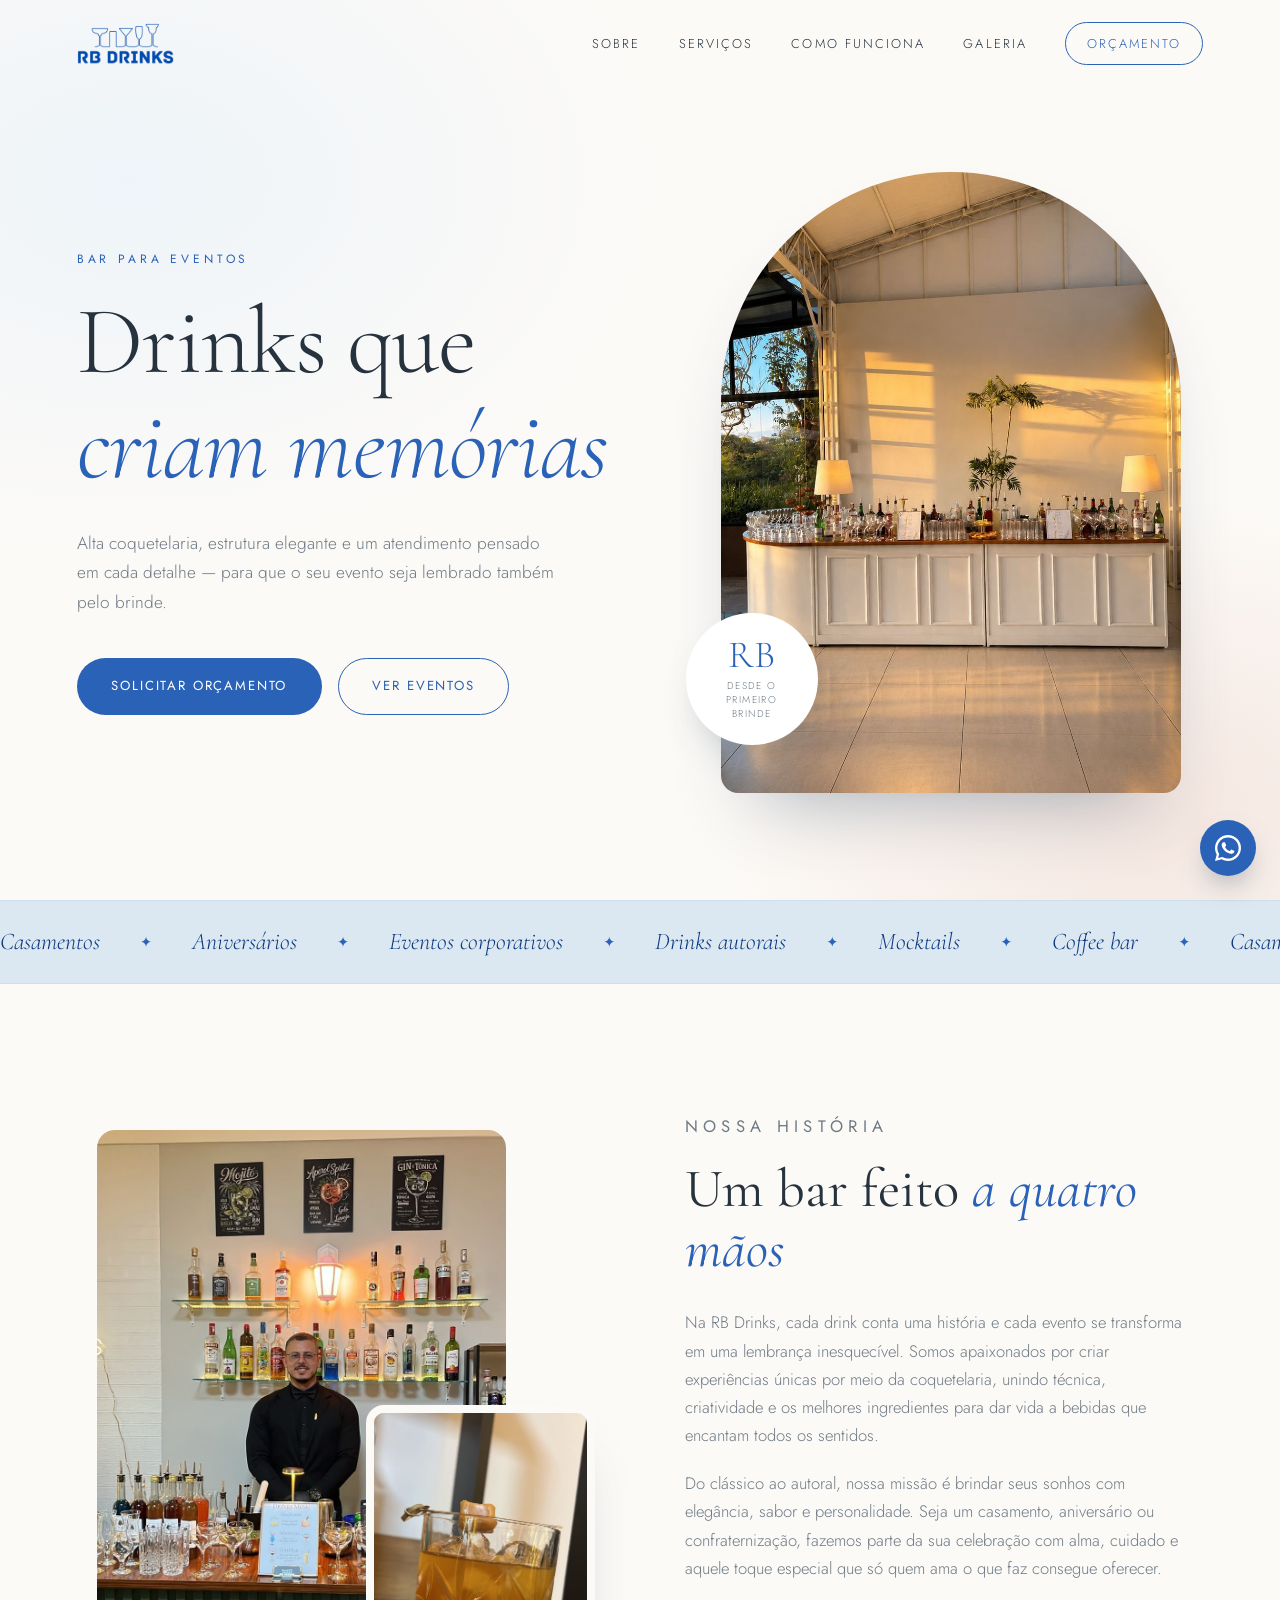
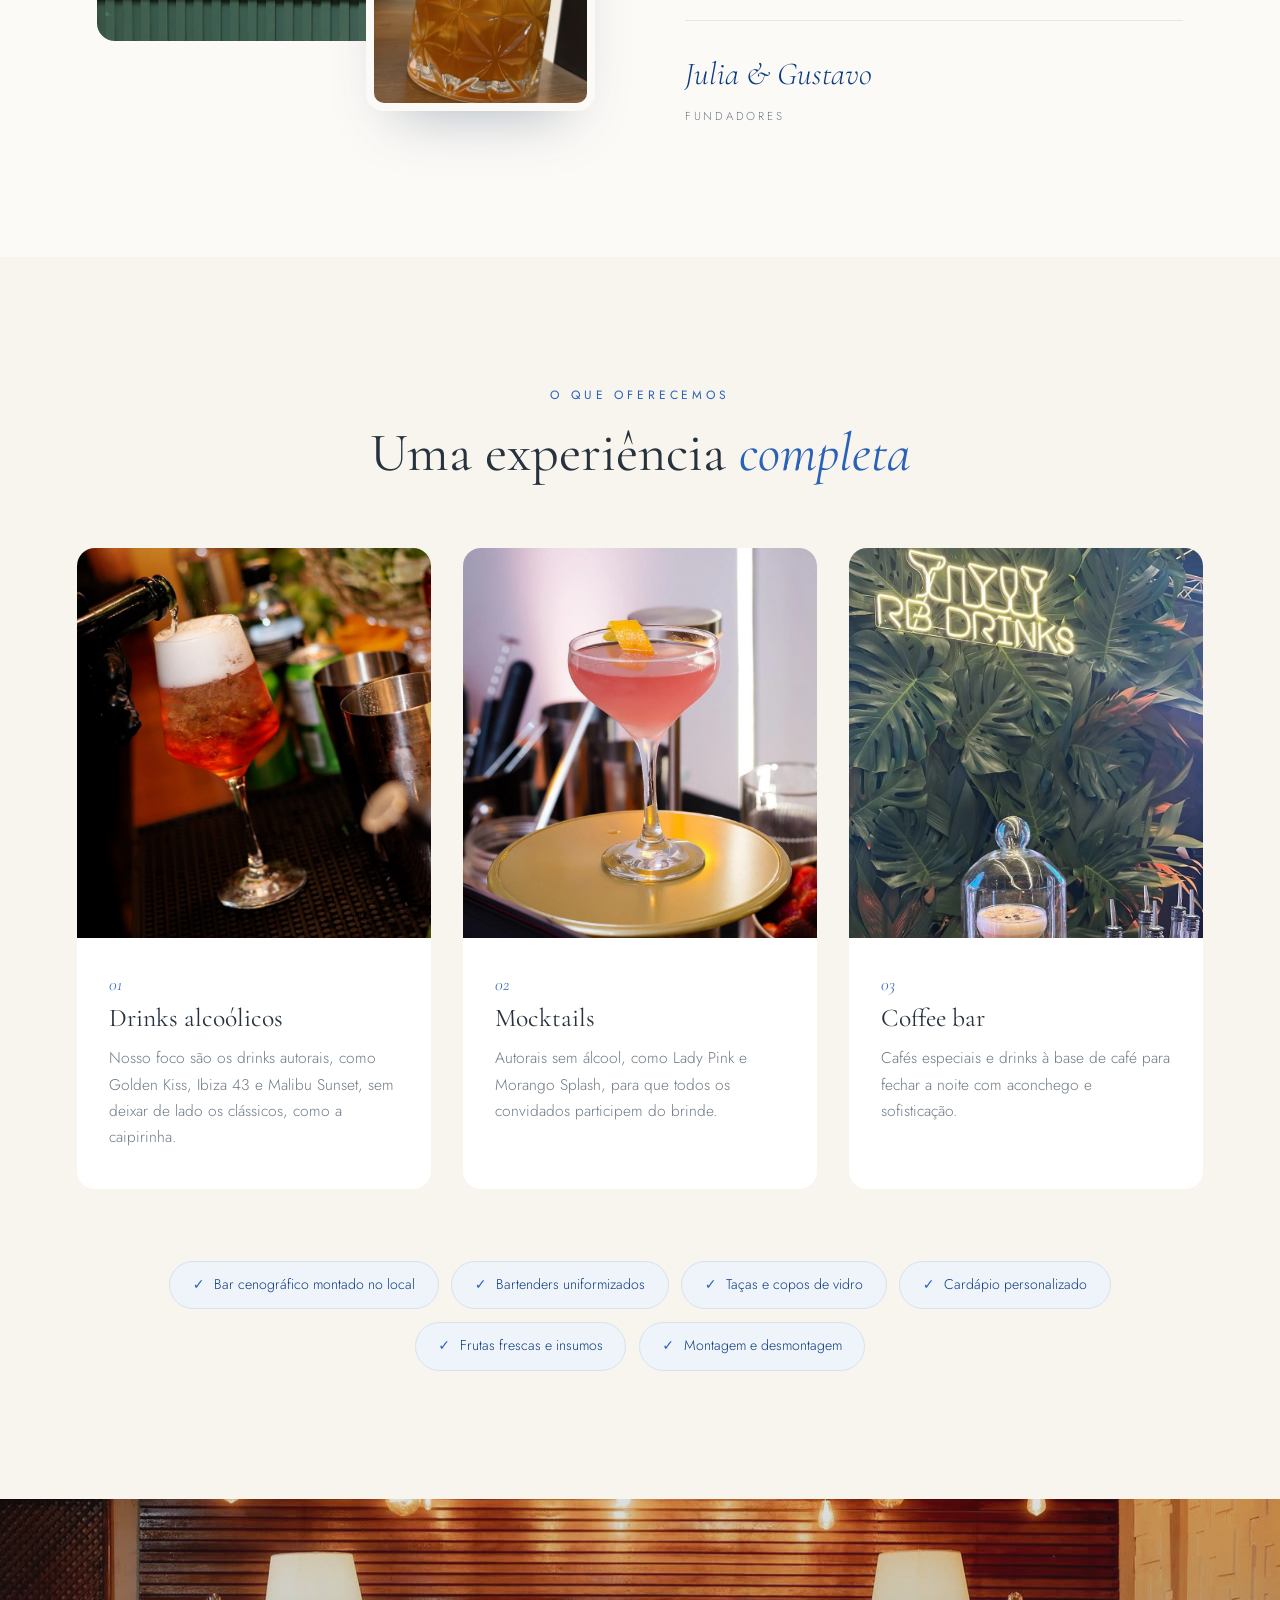
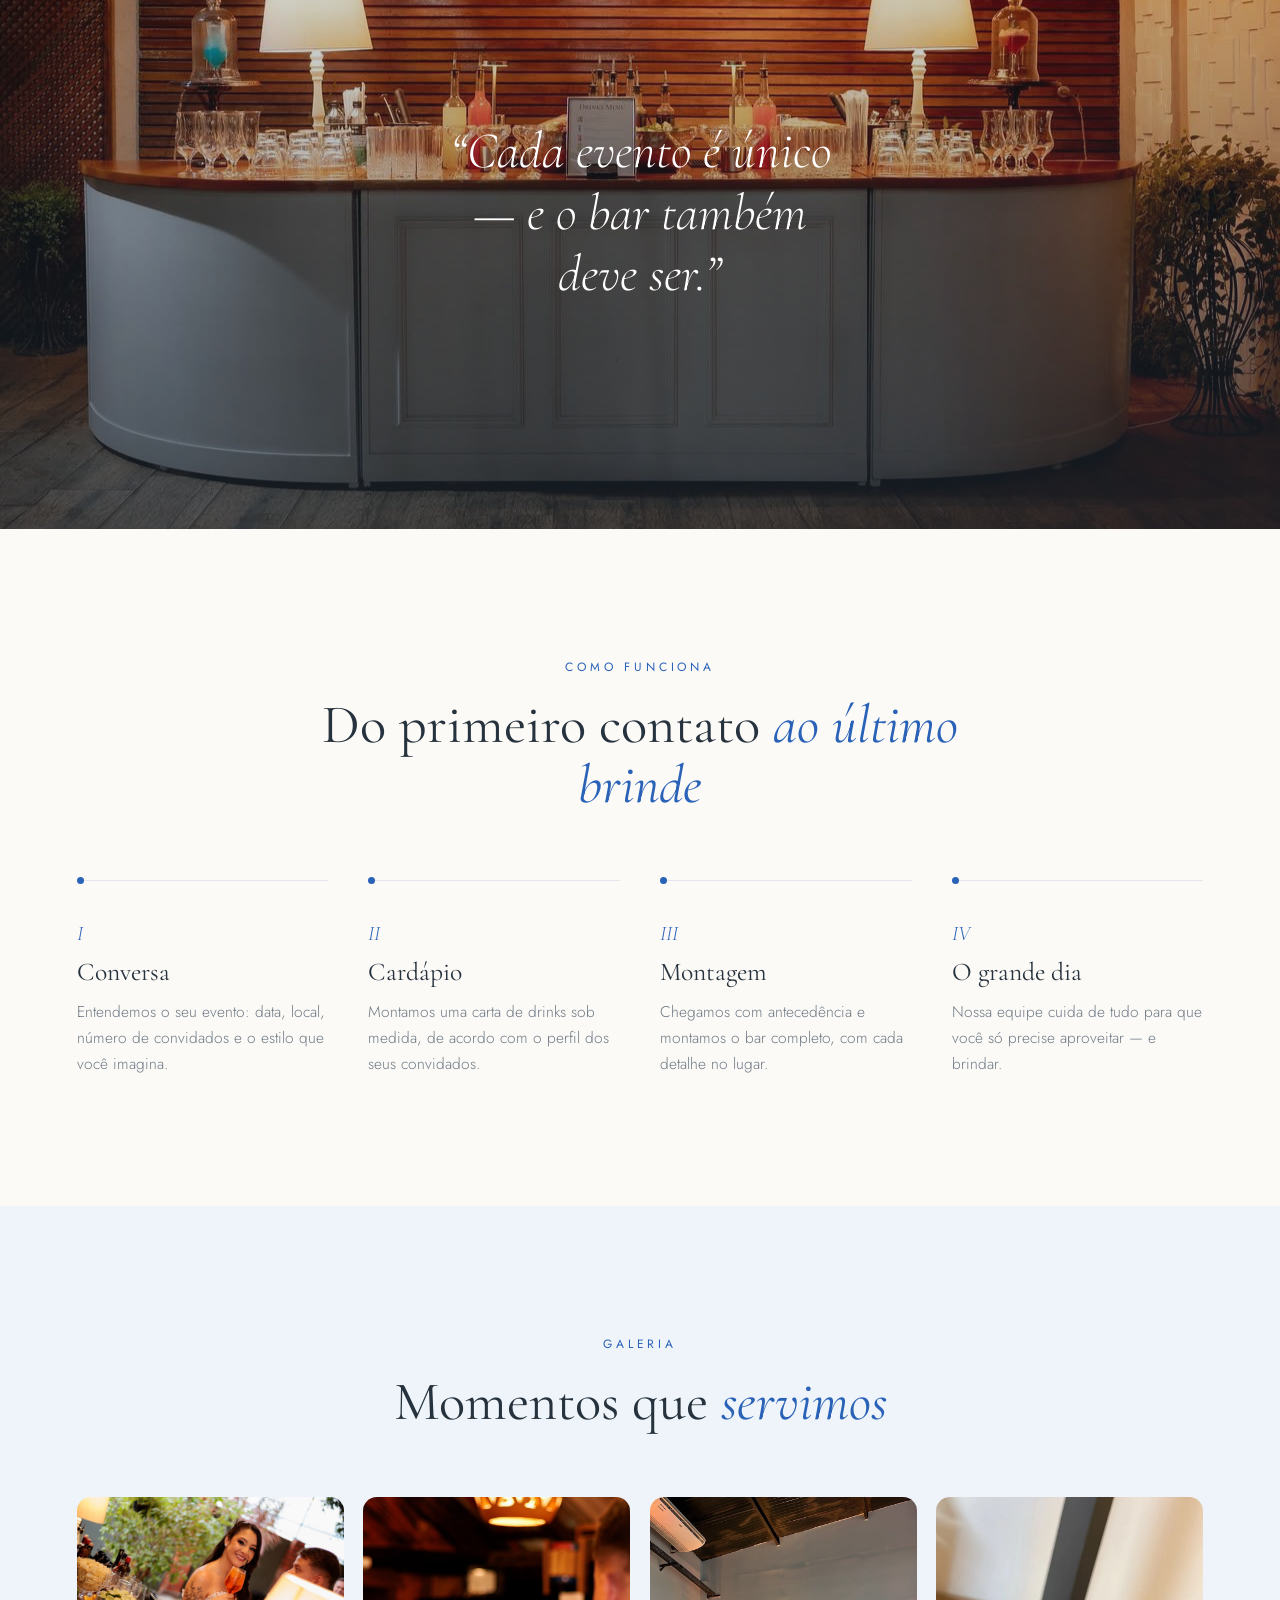
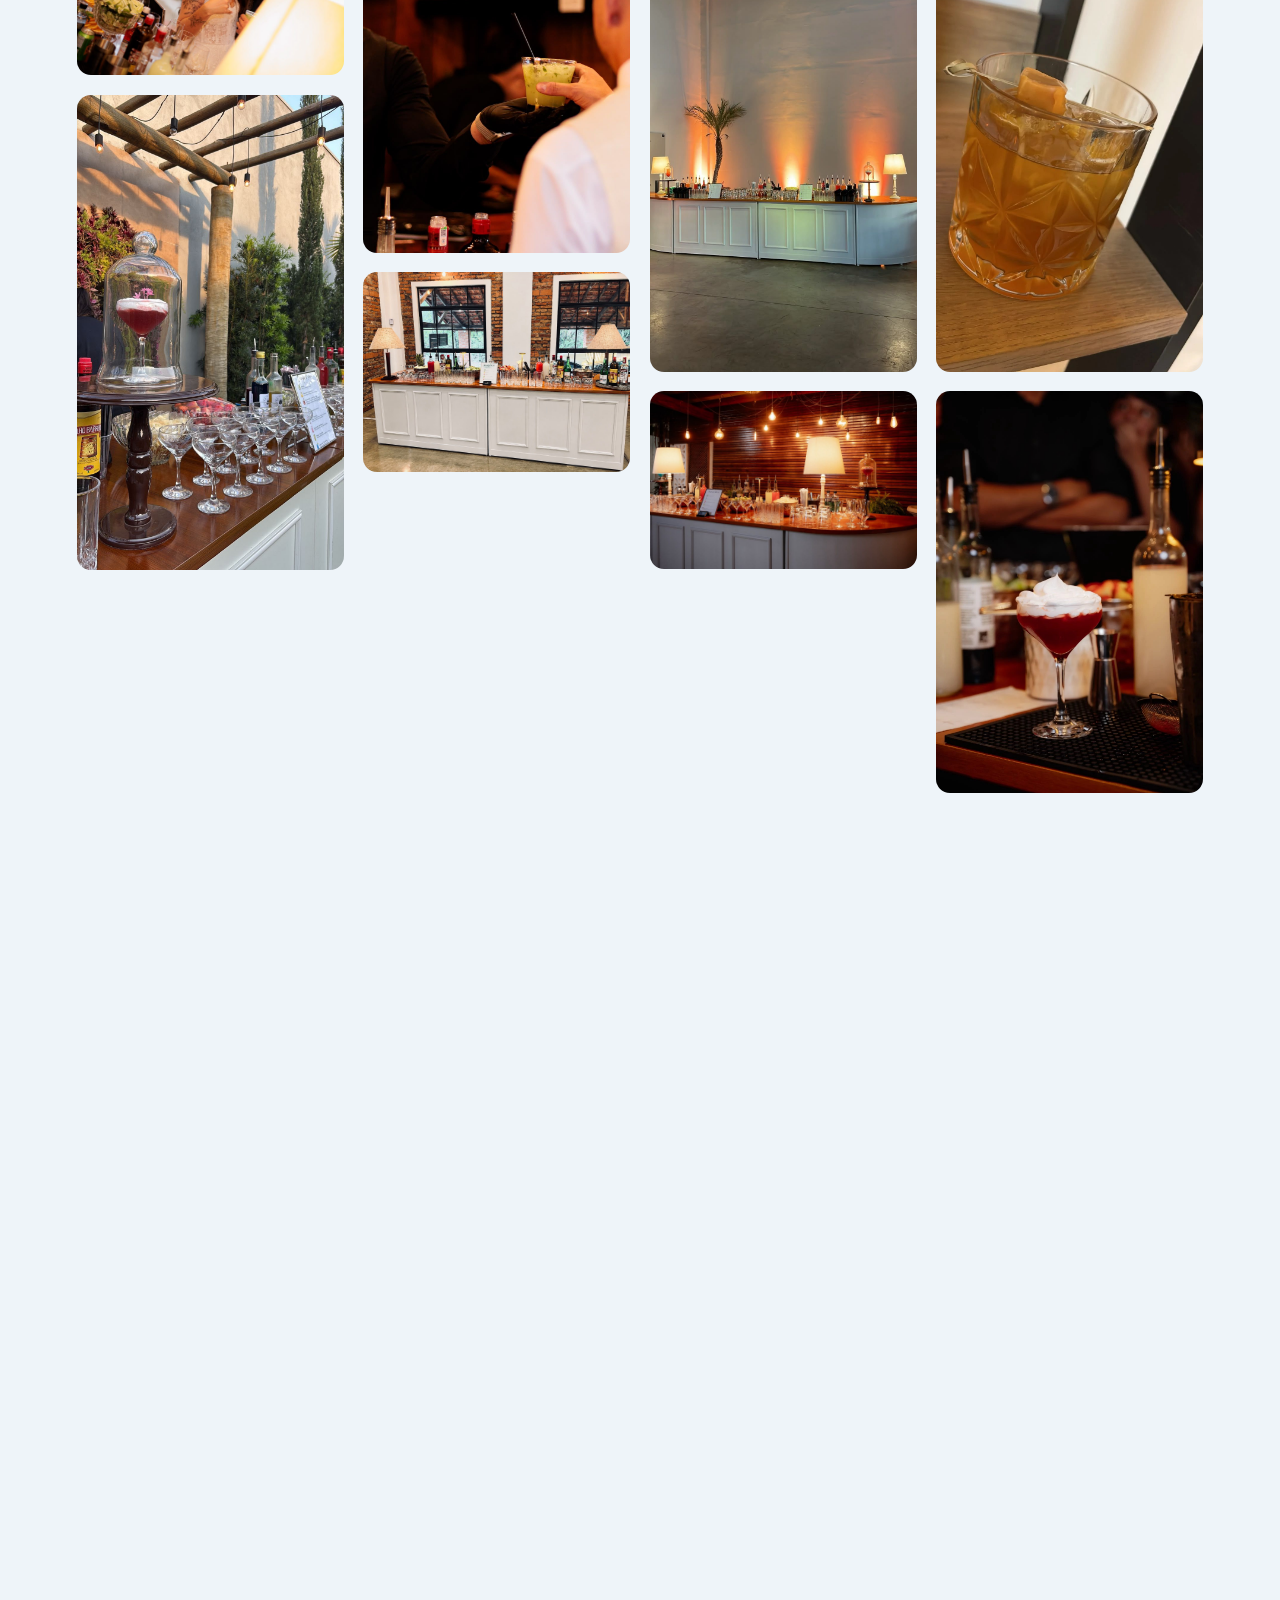
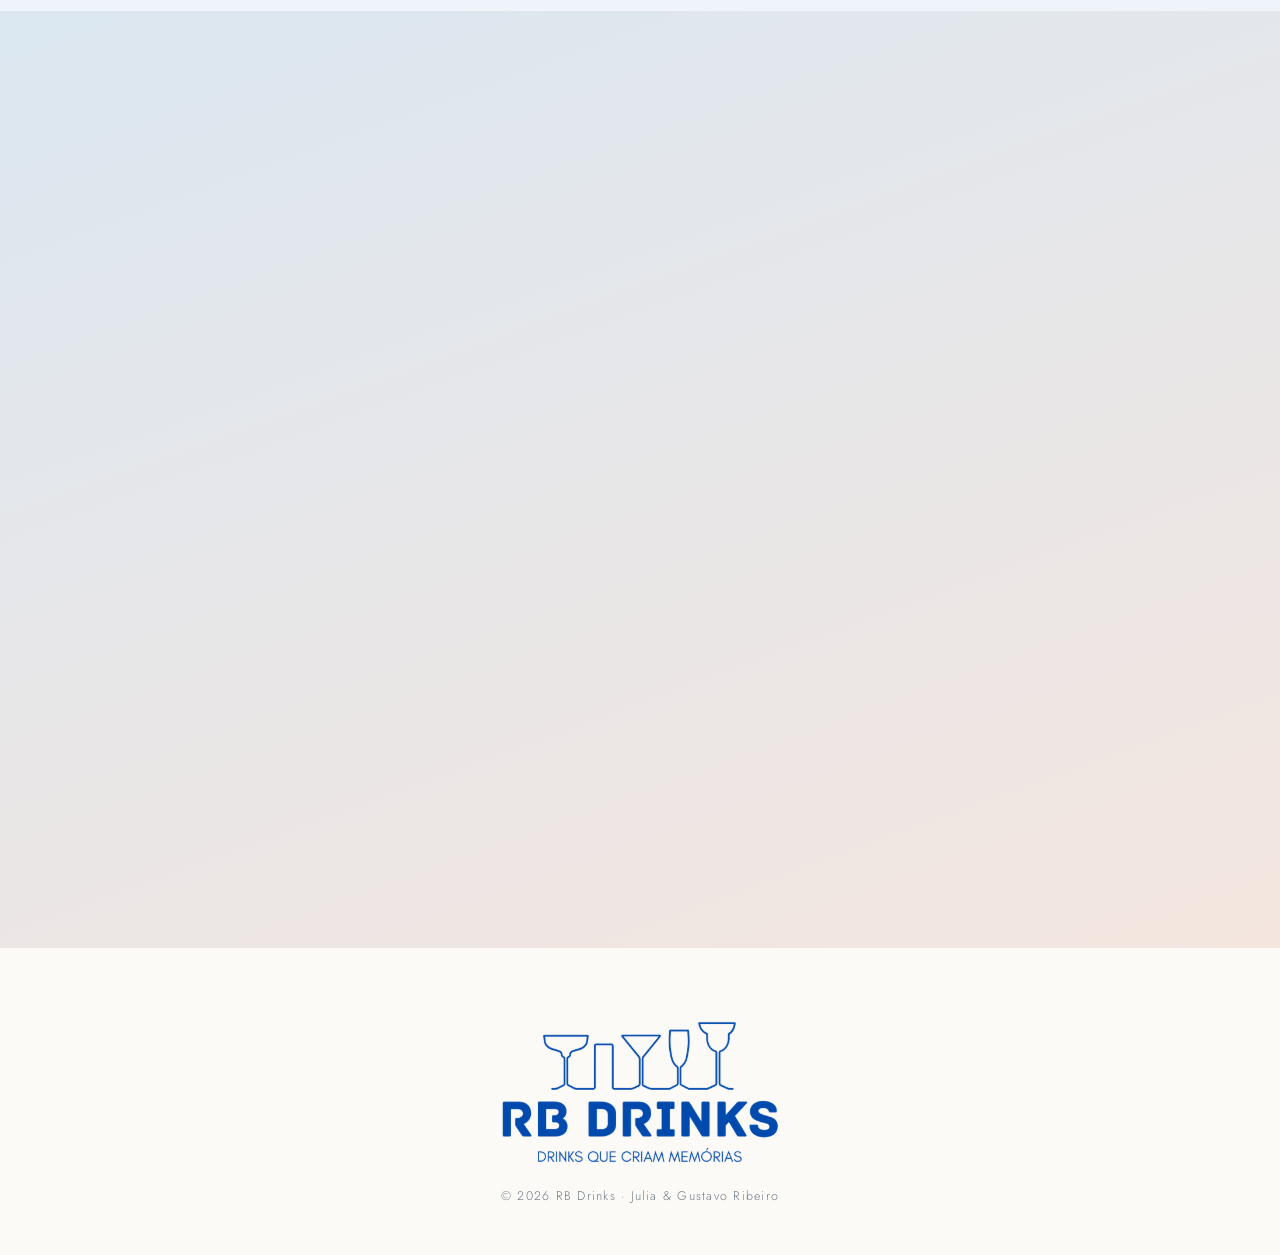
<file: index.html>
<!DOCTYPE html>
<html lang="pt-BR">
<head>
  <meta charset="UTF-8" />
  <meta name="viewport" content="width=device-width, initial-scale=1.0" />
  <title>RB Drinks · Drinks que criam memórias</title>
  <meta name="description" content="RB Drinks — bar completo para casamentos, aniversários e eventos corporativos. Drinks autorais, mocktails e coffee bar com atendimento elegante." />
  <link rel="preconnect" href="https://fonts.googleapis.com" />
  <link rel="preconnect" href="https://fonts.gstatic.com" crossorigin />
  <link href="https://fonts.googleapis.com/css2?family=Cormorant+Garamond:ital,wght@0,300;0,400;0,500;1,300;1,400&family=Jost:wght@300;400;500&display=swap" rel="stylesheet" />
  <link rel="stylesheet" href="style.css" />
  <link rel="icon" href="assets/brand/icone-azul.png" type="image/png" />
</head>
<body>

  <!-- NAV -->
  <header class="nav" id="nav">
    <a href="#inicio" class="nav__brand" aria-label="RB Drinks — início">
      <img src="assets/brand/marca-azul.png" alt="RB Drinks" class="nav__logo" />
    </a>
    <nav class="nav__links" id="navLinks">
      <a href="#sobre">Sobre</a>
      <a href="#servicos">Serviços</a>
      <a href="#como-funciona">Como funciona</a>
      <a href="#galeria">Galeria</a>
      <a href="#contato" class="nav__cta">Orçamento</a>
    </nav>
    <button class="nav__toggle" id="navToggle" aria-label="Abrir menu" aria-expanded="false">
      <span></span><span></span>
    </button>
  </header>

  <!-- HERO -->
  <section class="hero" id="inicio">
    <div class="hero__text">
      <p class="eyebrow reveal">Bar para eventos</p>
      <h1 class="reveal">Drinks que<br /><em>criam memórias</em></h1>
      <p class="hero__lead reveal">Alta coquetelaria, estrutura elegante e um atendimento pensado em cada detalhe — para que o seu evento seja lembrado também pelo brinde.</p>
      <div class="hero__actions reveal">
        <a href="#contato" class="btn btn--primary">Solicitar orçamento</a>
        <a href="#galeria" class="btn btn--ghost">Ver eventos</a>
      </div>
    </div>
    <div class="hero__media reveal">
      <img src="assets/img/bar-por-do-sol.jpg" alt="Bar RB Drinks montado ao pôr do sol" />
      <div class="hero__badge">
        <span class="hero__badge-big">RB</span>
        <span class="hero__badge-small">desde o primeiro brinde</span>
      </div>
    </div>
  </section>

  <!-- MARQUEE -->
  <div class="marquee" aria-hidden="true">
    <div class="marquee__track">
      <span>Casamentos</span><i>✦</i><span>Aniversários</span><i>✦</i><span>Eventos corporativos</span><i>✦</i><span>Drinks autorais</span><i>✦</i><span>Mocktails</span><i>✦</i><span>Coffee bar</span><i>✦</i>
      <span>Casamentos</span><i>✦</i><span>Aniversários</span><i>✦</i><span>Eventos corporativos</span><i>✦</i><span>Drinks autorais</span><i>✦</i><span>Mocktails</span><i>✦</i><span>Coffee bar</span><i>✦</i>
    </div>
  </div>

  <!-- SOBRE -->
  <section class="about section" id="sobre">
    <div class="about__media reveal">
      <img src="assets/img/bartender.jpg" alt="Bartender da RB Drinks atrás do bar" class="about__img-main" />
      <img src="assets/img/drink-caramelo.jpg" alt="Drink com caramelo em copo baixo" class="about__img-float" />
    </div>
    <div class="about__text">
      <p class="eyebrow reveal">Nossa história</p>
      <h2 class="reveal">Um bar feito <em>a quatro mãos</em></h2>
      <p class="reveal">Na RB Drinks, cada drink conta uma história e cada evento se transforma em uma lembrança inesquecível. Somos apaixonados por criar experiências únicas por meio da coquetelaria, unindo técnica, criatividade e os melhores ingredientes para dar vida a bebidas que encantam todos os sentidos.</p>
      <p class="reveal">Do clássico ao autoral, nossa missão é brindar seus sonhos com elegância, sabor e personalidade. Seja um casamento, aniversário ou confraternização, fazemos parte da sua celebração com alma, cuidado e aquele toque especial que só quem ama o que faz consegue oferecer.</p>
      <div class="about__sign reveal">
        <span>Julia &amp; Gustavo</span>
        <small>Fundadores</small>
      </div>
    </div>
  </section>

  <!-- SERVIÇOS -->
  <section class="services section" id="servicos">
    <div class="section__head">
      <p class="eyebrow reveal">O que oferecemos</p>
      <h2 class="reveal">Uma experiência <em>completa</em></h2>
    </div>
    <div class="services__grid">
      <article class="card reveal">
        <div class="card__img"><img src="assets/img/aperol-servindo.jpg" alt="Aperol Spritz sendo servido" loading="lazy" /></div>
        <div class="card__body">
          <span class="card__num">01</span>
          <h3>Drinks alcoólicos</h3>
          <p>Nosso foco são os drinks autorais, como Golden Kiss, Ibiza 43 e Malibu Sunset, sem deixar de lado os clássicos, como a caipirinha.</p>
        </div>
      </article>
      <article class="card reveal">
        <div class="card__img"><img src="assets/img/lady-pink.jpg" alt="Mocktail autoral Lady Pink" loading="lazy" /></div>
        <div class="card__body">
          <span class="card__num">02</span>
          <h3>Mocktails</h3>
          <p>Autorais sem álcool, como Lady Pink e Morango Splash, para que todos os convidados participem do brinde.</p>
        </div>
      </article>
      <article class="card reveal">
        <div class="card__img"><img src="assets/img/coffee-bar.jpg" alt="Coffee bar da RB Drinks com drink de café sob redoma" loading="lazy" style="object-position: 50% 12%" /></div>
        <div class="card__body">
          <span class="card__num">03</span>
          <h3>Coffee bar</h3>
          <p>Cafés especiais e drinks à base de café para fechar a noite com aconchego e sofisticação.</p>
        </div>
      </article>
    </div>

    <ul class="includes reveal">
      <li>Bar cenográfico montado no local</li>
      <li>Bartenders uniformizados</li>
      <li>Taças e copos de vidro</li>
      <li>Cardápio personalizado</li>
      <li>Frutas frescas e insumos</li>
      <li>Montagem e desmontagem</li>
    </ul>
  </section>

  <!-- FAIXA DE IMAGEM -->
  <section class="banner">
    <img src="assets/img/bar-frontal.jpg" alt="Bar RB Drinks iluminado com lâmpadas pendentes" loading="lazy" />
    <div class="banner__overlay">
      <p class="reveal">“Cada evento é único — e o bar também deve ser.”</p>
    </div>
  </section>

  <!-- COMO FUNCIONA -->
  <section class="steps section" id="como-funciona">
    <div class="section__head">
      <p class="eyebrow reveal">Como funciona</p>
      <h2 class="reveal">Do primeiro contato <em>ao último brinde</em></h2>
    </div>
    <ol class="steps__list">
      <li class="reveal">
        <span>I</span>
        <h3>Conversa</h3>
        <p>Entendemos o seu evento: data, local, número de convidados e o estilo que você imagina.</p>
      </li>
      <li class="reveal">
        <span>II</span>
        <h3>Cardápio</h3>
        <p>Montamos uma carta de drinks sob medida, de acordo com o perfil dos seus convidados.</p>
      </li>
      <li class="reveal">
        <span>III</span>
        <h3>Montagem</h3>
        <p>Chegamos com antecedência e montamos o bar completo, com cada detalhe no lugar.</p>
      </li>
      <li class="reveal">
        <span>IV</span>
        <h3>O grande dia</h3>
        <p>Nossa equipe cuida de tudo para que você só precise aproveitar — e brindar.</p>
      </li>
    </ol>
  </section>

  <!-- GALERIA -->
  <section class="gallery section" id="galeria">
    <div class="section__head">
      <p class="eyebrow reveal">Galeria</p>
      <h2 class="reveal">Momentos que <em>servimos</em></h2>
    </div>
    <div class="gallery__grid" id="gallery">
      <figure class="reveal"><img src="assets/img/noiva-aperol.jpg" alt="Noiva brindando com Aperol Spritz" loading="lazy" /></figure>
      <figure class="reveal"><img src="assets/img/drink-redoma.jpg" alt="Drink sob redoma de vidro" loading="lazy" /></figure>
      <figure class="reveal"><img src="assets/img/bar-verde.jpg" alt="Bar verde com garrafas e taças" loading="lazy" /></figure>
      <figure class="reveal"><img src="assets/img/bar-deck.jpg" alt="Bar verde montado em deck ao ar livre" loading="lazy" /></figure>
      <figure class="reveal"><img src="assets/img/caipirinha.jpg" alt="Caipirinha sendo entregue ao convidado" loading="lazy" /></figure>
      <figure class="reveal"><img src="assets/img/bar-tijolos.jpg" alt="Bar branco em ambiente de tijolos" loading="lazy" /></figure>
      <figure class="reveal"><img src="assets/img/bar-detalhe-campari.jpg" alt="Detalhe do bar com garrafas e taças" loading="lazy" /></figure>
      <figure class="reveal"><img src="assets/img/convidada-aperol.jpg" alt="Convidada saboreando um Aperol" loading="lazy" /></figure>
      <figure class="reveal"><img src="assets/img/bar-luz-laranja.jpg" alt="Bar branco com iluminação cênica" loading="lazy" /></figure>
      <figure class="reveal"><img src="assets/img/bar-lampadas.jpg" alt="Bar com lâmpadas pendentes e abajures" loading="lazy" /></figure>
      <figure class="reveal"><img src="assets/img/bar-detalhe-limao.jpg" alt="Limões fatiados e taças no bar" loading="lazy" /></figure>
      <figure class="reveal"><img src="assets/img/moscow-mule.jpg" alt="Moscow Mule sob redoma de vidro" loading="lazy" /></figure>
      <figure class="reveal"><img src="assets/img/golden-kiss.jpg" alt="Drink autoral Golden Kiss" loading="lazy" /></figure>
      <figure class="reveal"><img src="assets/img/morango-splash.jpg" alt="Mocktail autoral Morango Splash" loading="lazy" /></figure>
      <figure class="reveal"><img src="assets/img/bar-janelas.jpg" alt="Bar montado em salão com janelas amplas" loading="lazy" /></figure>
    </div>
  </section>

  <!-- CONTATO -->
  <section class="contact section" id="contato">
    <div class="contact__inner">
      <div class="contact__text">
        <p class="eyebrow reveal">Orçamento</p>
        <h2 class="reveal">Vamos criar <em>a sua memória?</em></h2>
        <p class="reveal">Conte um pouco sobre o seu evento e retornamos com uma proposta personalizada.</p>
        <ul class="contact__links reveal">
          <li><a href="https://wa.me/5519971392122" target="_blank" rel="noopener">WhatsApp</a></li>
          <li><a href="https://instagram.com/rbdrinksbar" target="_blank" rel="noopener">@rbdrinksbar</a></li>
          <li><a href="mailto:rbdrinksbar@gmail.com">rbdrinksbar@gmail.com</a></li>
        </ul>
      </div>
      <form class="form reveal" id="contactForm">
        <label>Nome<input type="text" name="nome" required /></label>
        <div class="form__row">
          <label>Data do evento<input type="date" name="data" /></label>
          <label>Convidados<input type="number" name="convidados" min="1" placeholder="ex: 120" /></label>
        </div>
        <label>Tipo de evento
          <select name="tipo">
            <option>Casamento</option>
            <option>Aniversário</option>
            <option>Corporativo</option>
            <option>Outro</option>
          </select>
        </label>
        <label>Vai ter chopp ou cerveja?
          <select name="cerveja">
            <option>Não</option>
            <option>Chopp</option>
            <option>Cerveja</option>
            <option>Chopp e cerveja</option>
          </select>
        </label>
        <label>Mensagem<textarea name="mensagem" rows="3" placeholder="Local, estilo, drinks favoritos..."></textarea></label>
        <button type="submit" class="btn btn--primary">Enviar pelo WhatsApp</button>
      </form>
    </div>
  </section>

  <!-- FOOTER -->
  <footer class="footer">
    <img src="assets/brand/logo-azul.png" alt="RB Drinks — Drinks que criam memórias" class="footer__logo" />
    <p class="footer__copy">© <span id="year"></span> RB Drinks · Julia &amp; Gustavo Ribeiro</p>
  </footer>

  <!-- LIGHTBOX -->
  <div class="lightbox" id="lightbox" aria-hidden="true">
    <button class="lightbox__close" aria-label="Fechar">×</button>
    <button class="lightbox__prev" aria-label="Anterior">‹</button>
    <img alt="" />
    <button class="lightbox__next" aria-label="Próxima">›</button>
  </div>

  <!-- WhatsApp flutuante -->
  <a href="https://wa.me/5519971392122" class="wa-float" target="_blank" rel="noopener" aria-label="Fale no WhatsApp">
    <svg viewBox="0 0 24 24" width="26" height="26" fill="currentColor"><path d="M17.5 14.4c-.3-.1-1.7-.8-2-.9-.3-.1-.5-.1-.7.1-.2.3-.8.9-.9 1.1-.2.2-.3.2-.6.1-.3-.1-1.2-.5-2.3-1.4-.9-.8-1.4-1.7-1.6-2-.2-.3 0-.5.1-.6l.4-.5c.1-.2.2-.3.3-.5.1-.2 0-.4 0-.5l-.9-2.2c-.2-.6-.5-.5-.7-.5h-.6c-.2 0-.5.1-.8.4-.3.3-1 1-1 2.4s1 2.8 1.2 3c.1.2 2 3.1 4.9 4.3 2.4.9 2.9.8 3.4.7.5-.1 1.7-.7 2-1.4.2-.7.2-1.3.2-1.4-.1-.1-.3-.2-.6-.3zM12 21.8c-1.8 0-3.5-.5-5-1.4l-.4-.2-3.7 1 1-3.6-.2-.4C2.7 15.6 2.2 13.8 2.2 12 2.2 6.6 6.6 2.2 12 2.2c2.6 0 5.1 1 6.9 2.9 1.8 1.8 2.9 4.3 2.9 6.9 0 5.4-4.4 9.8-9.8 9.8zM20.5 3.5C18.2 1.2 15.2 0 12 0 5.4 0 0 5.4 0 12c0 2.1.6 4.2 1.6 6L0 24l6.2-1.6c1.8 1 3.8 1.5 5.8 1.5 6.6 0 12-5.4 12-12 0-3.2-1.2-6.2-3.5-8.4z"/></svg>
  </a>

  <script src="script.js"></script>
</body>
</html>
</file>
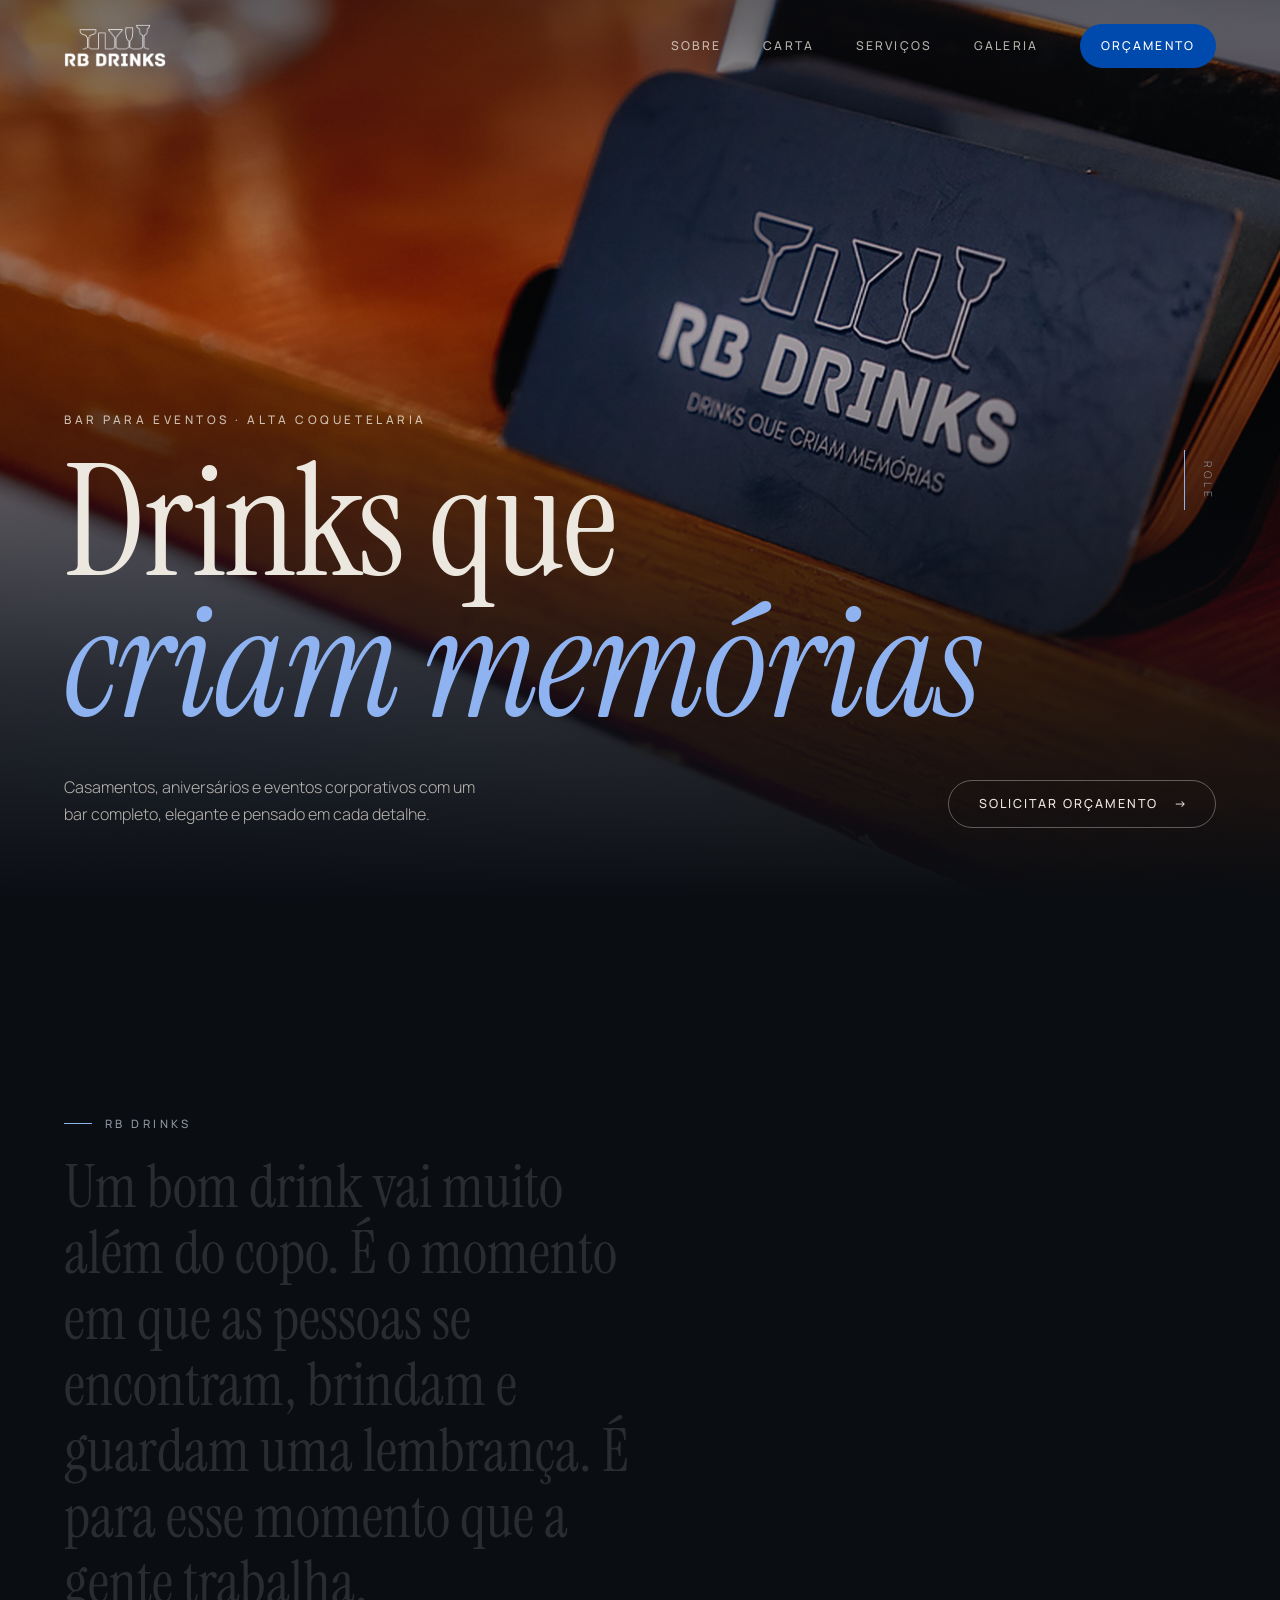
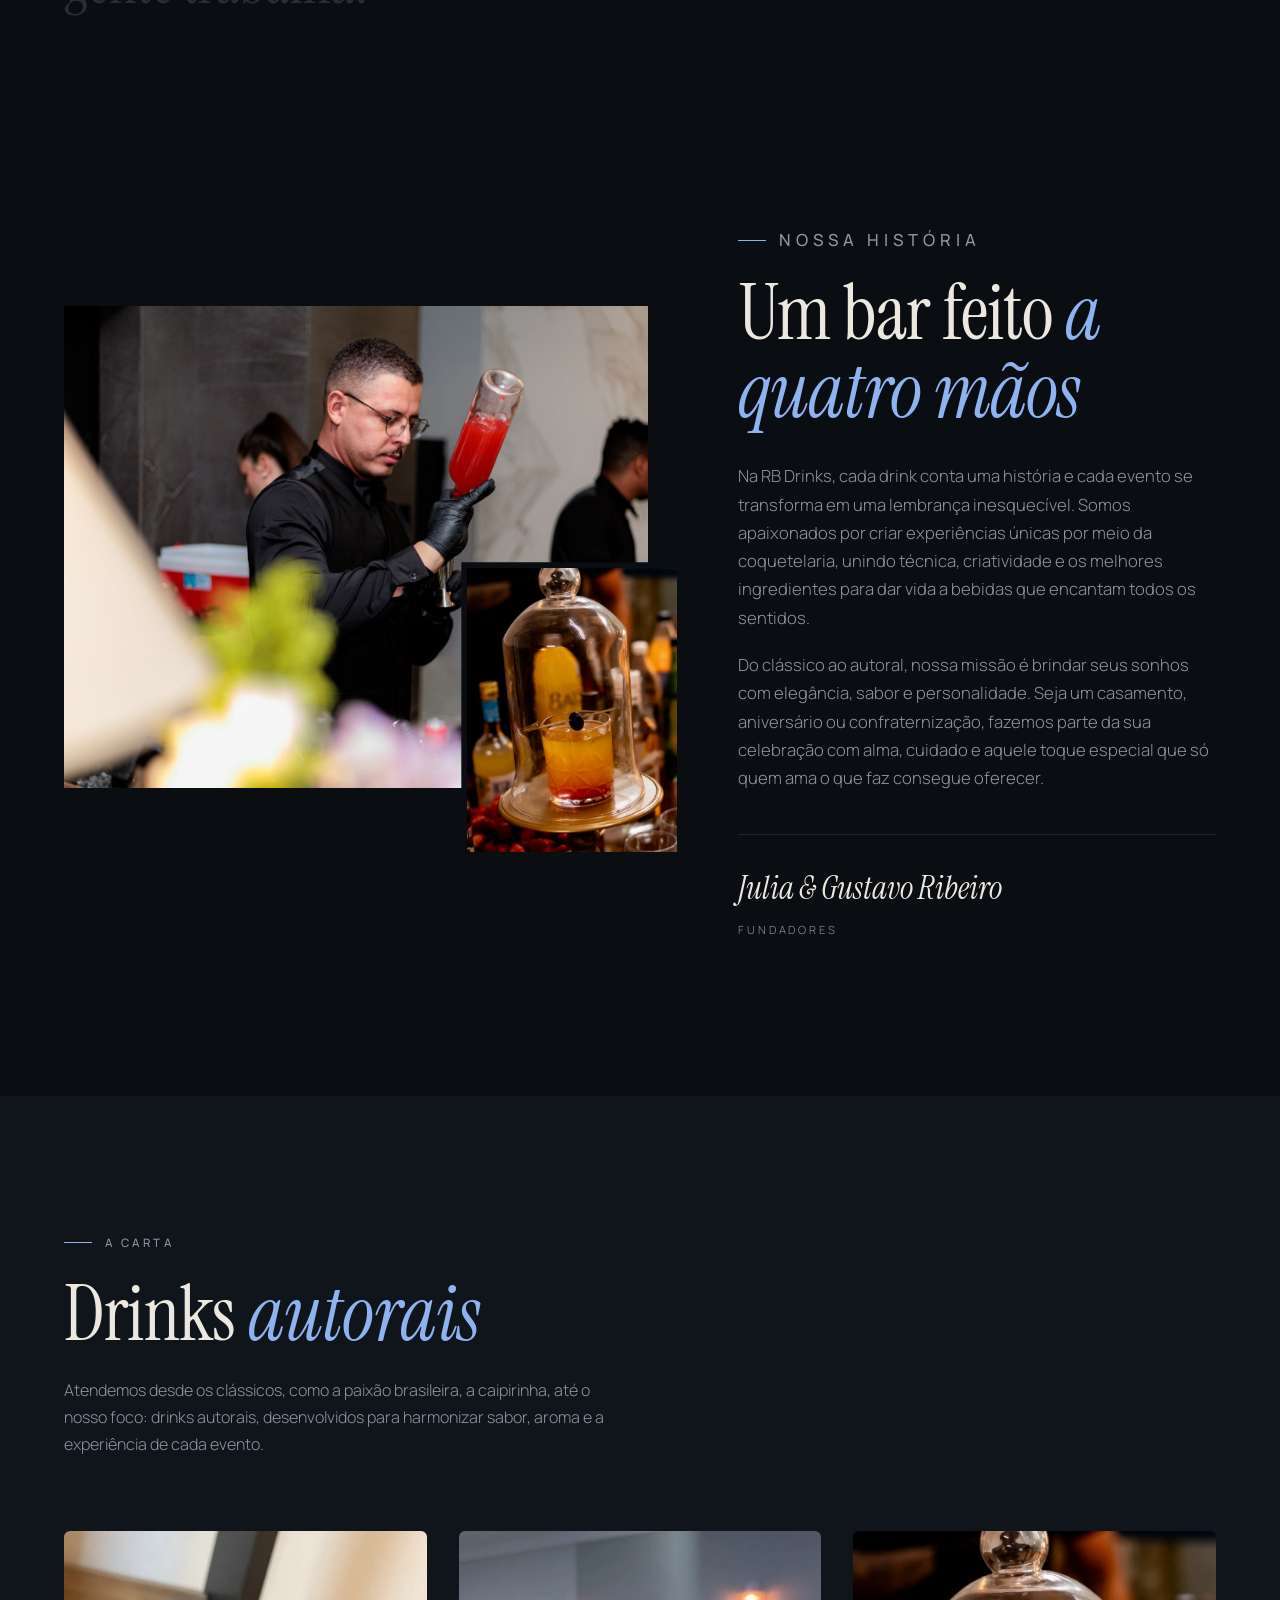
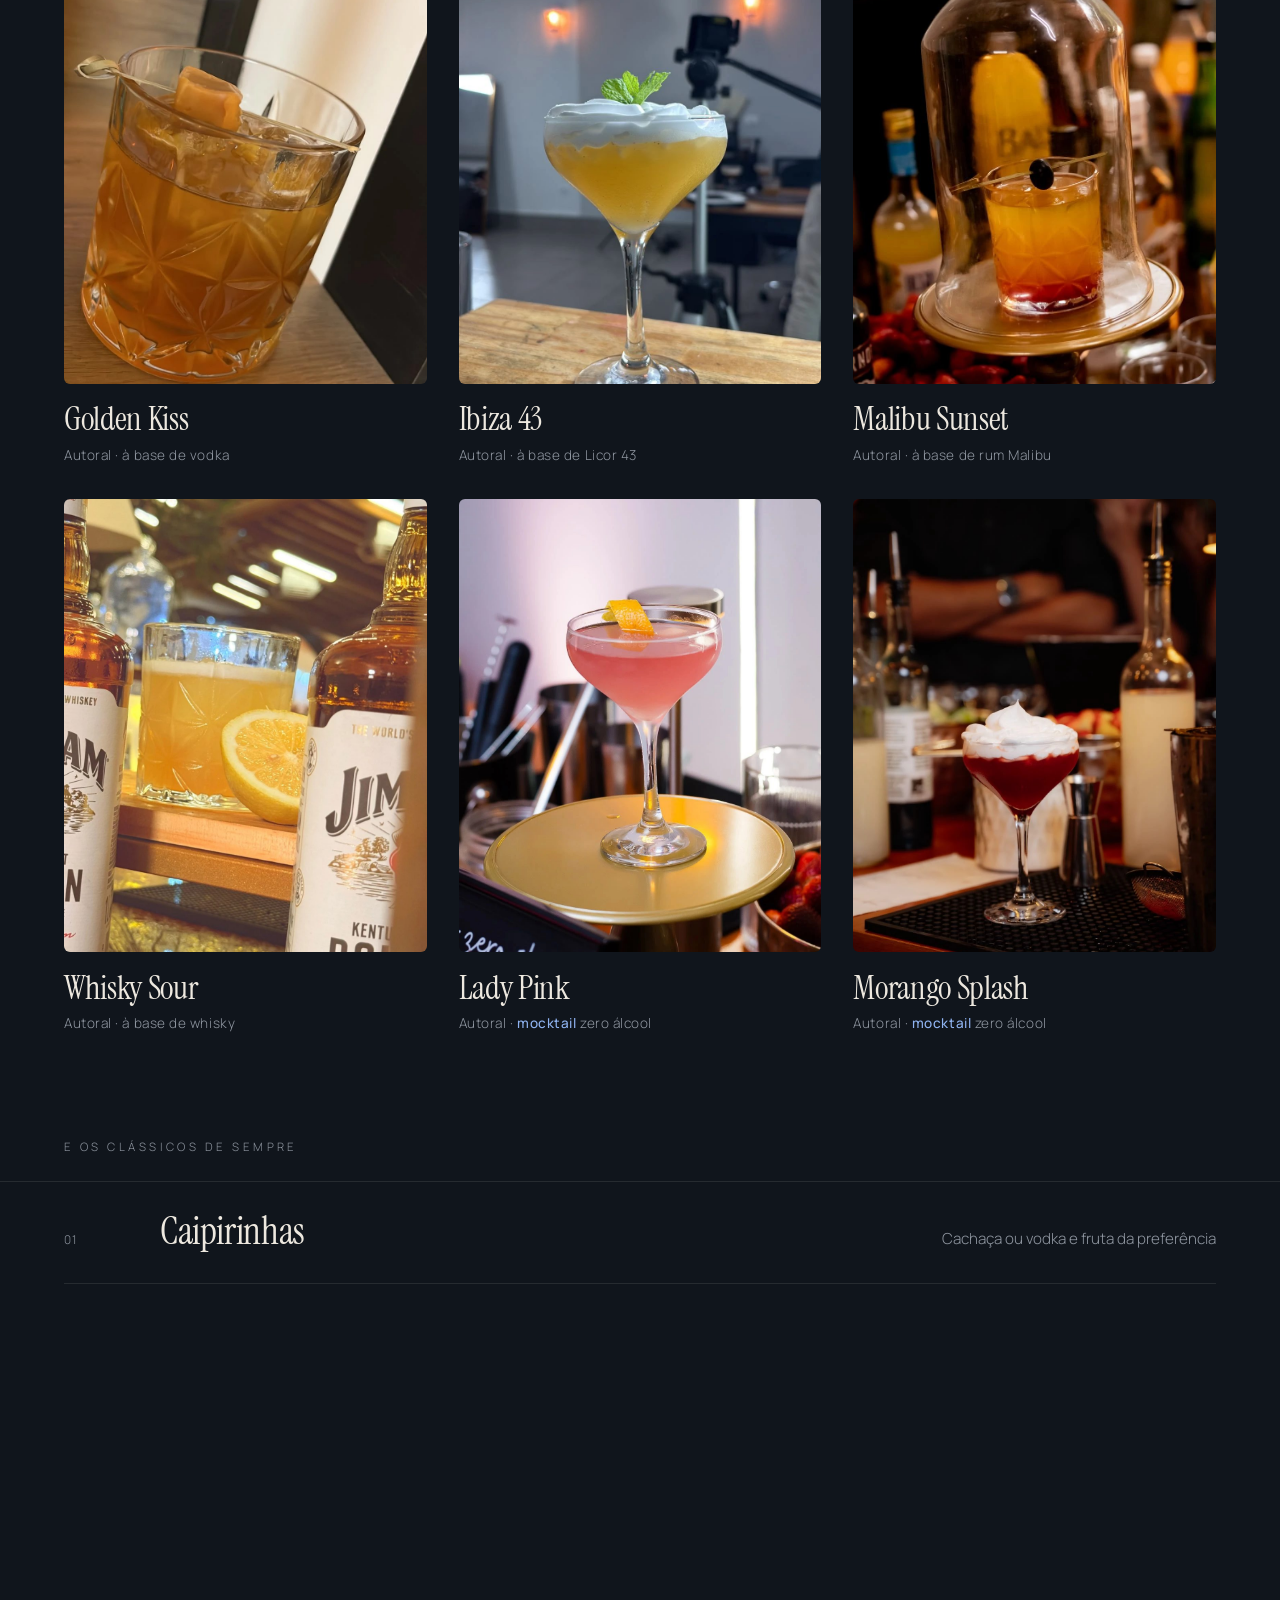
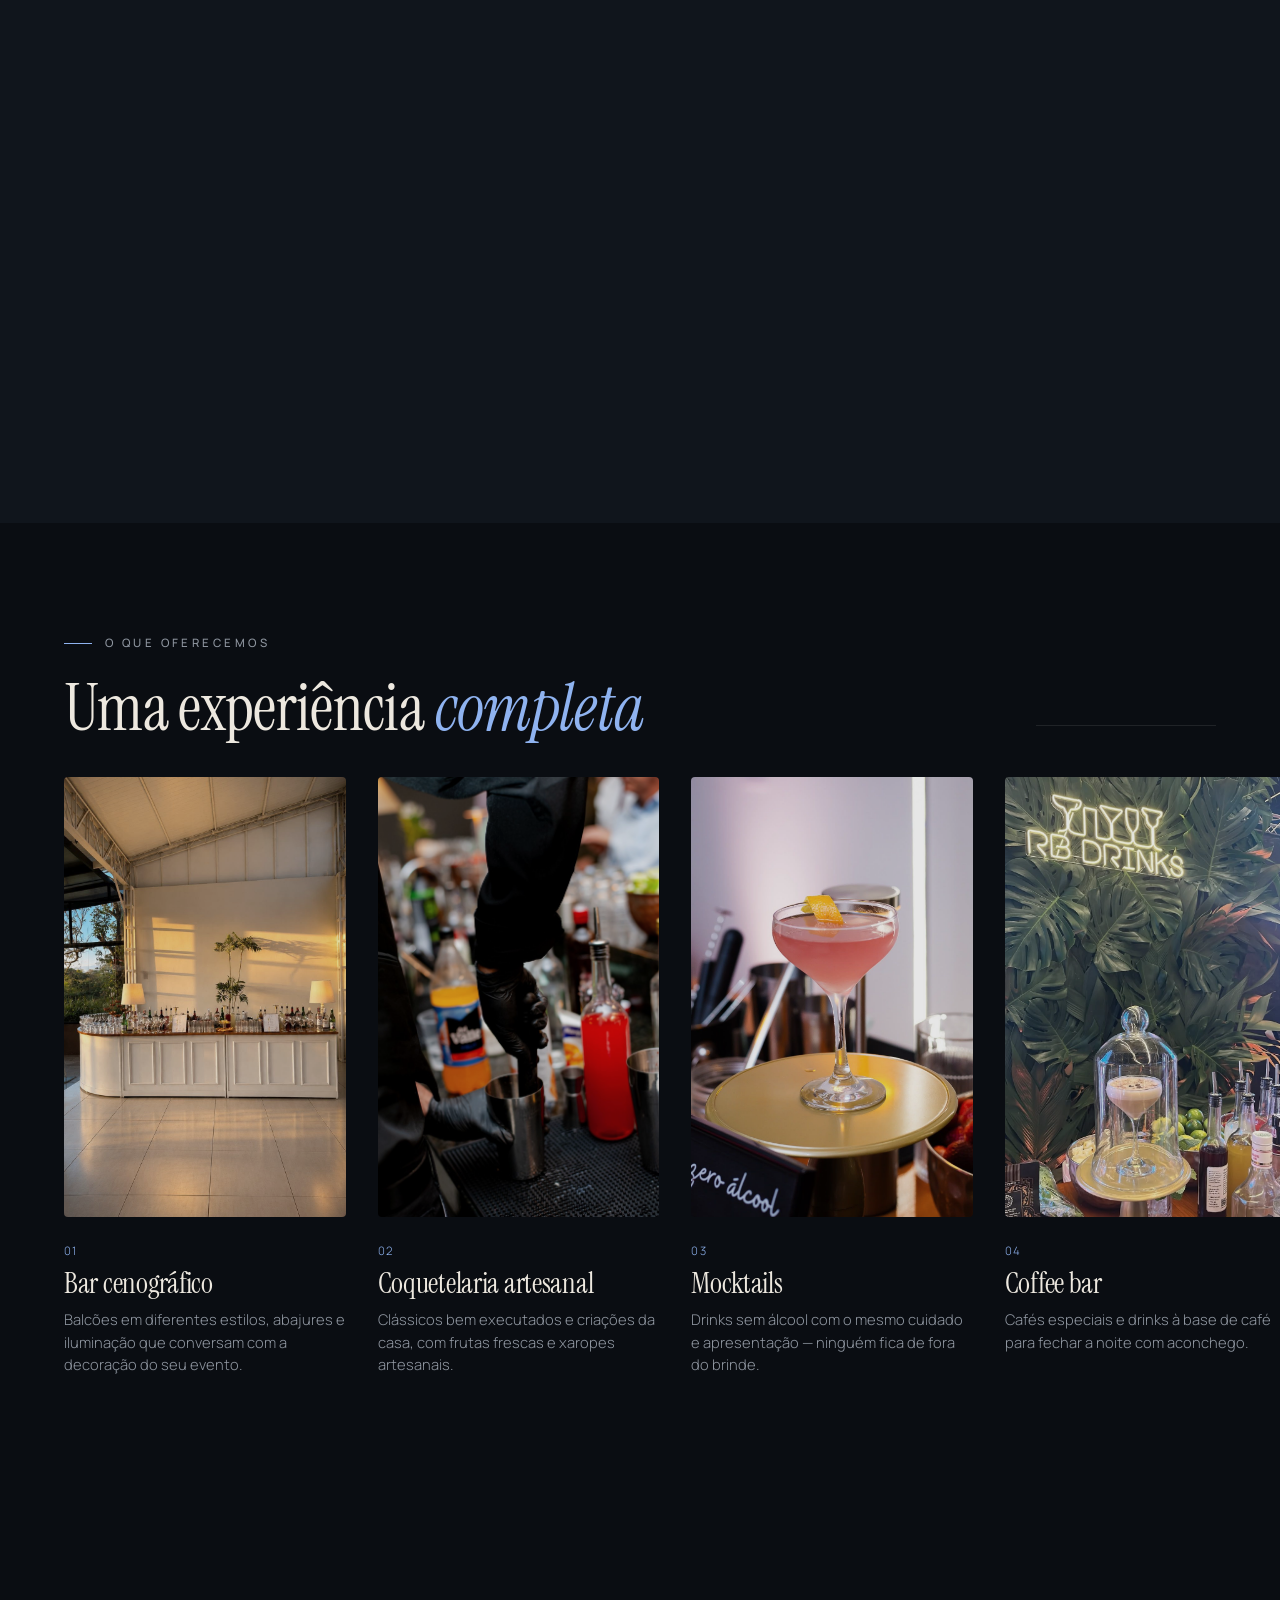
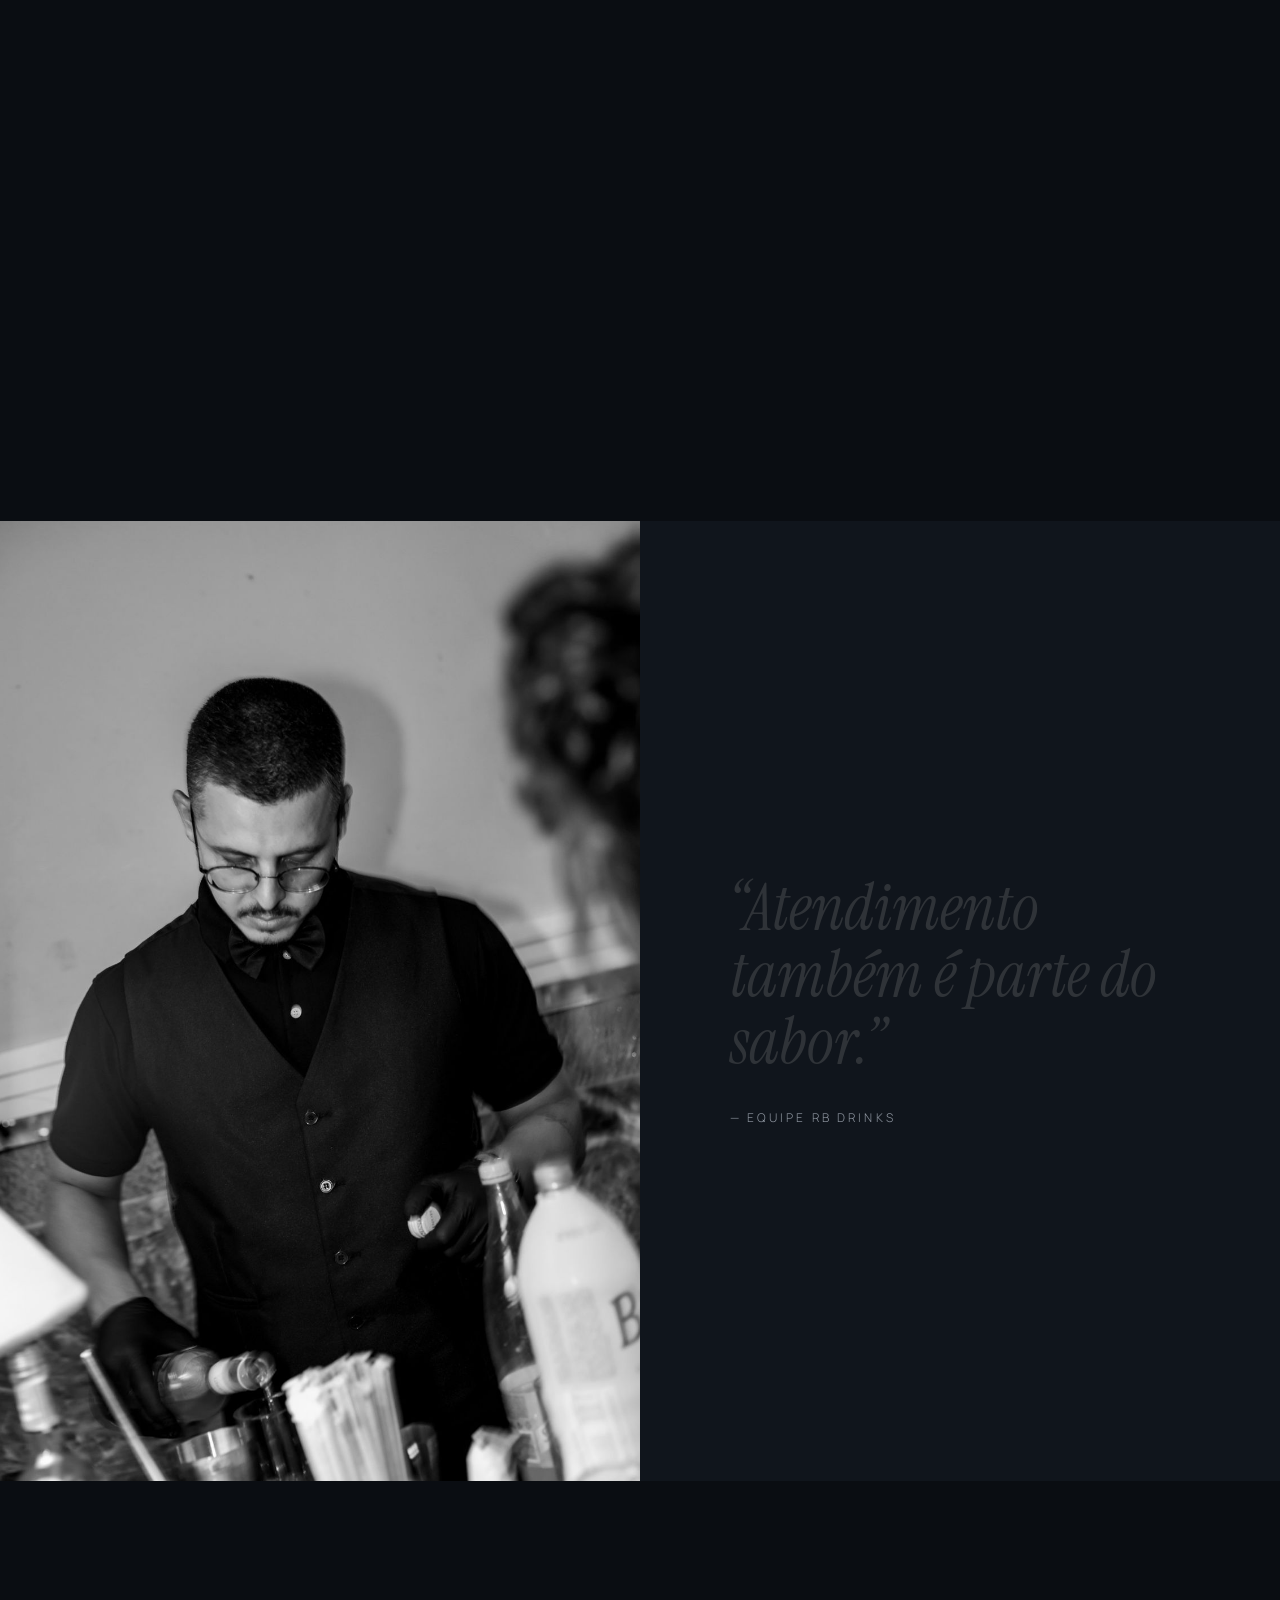
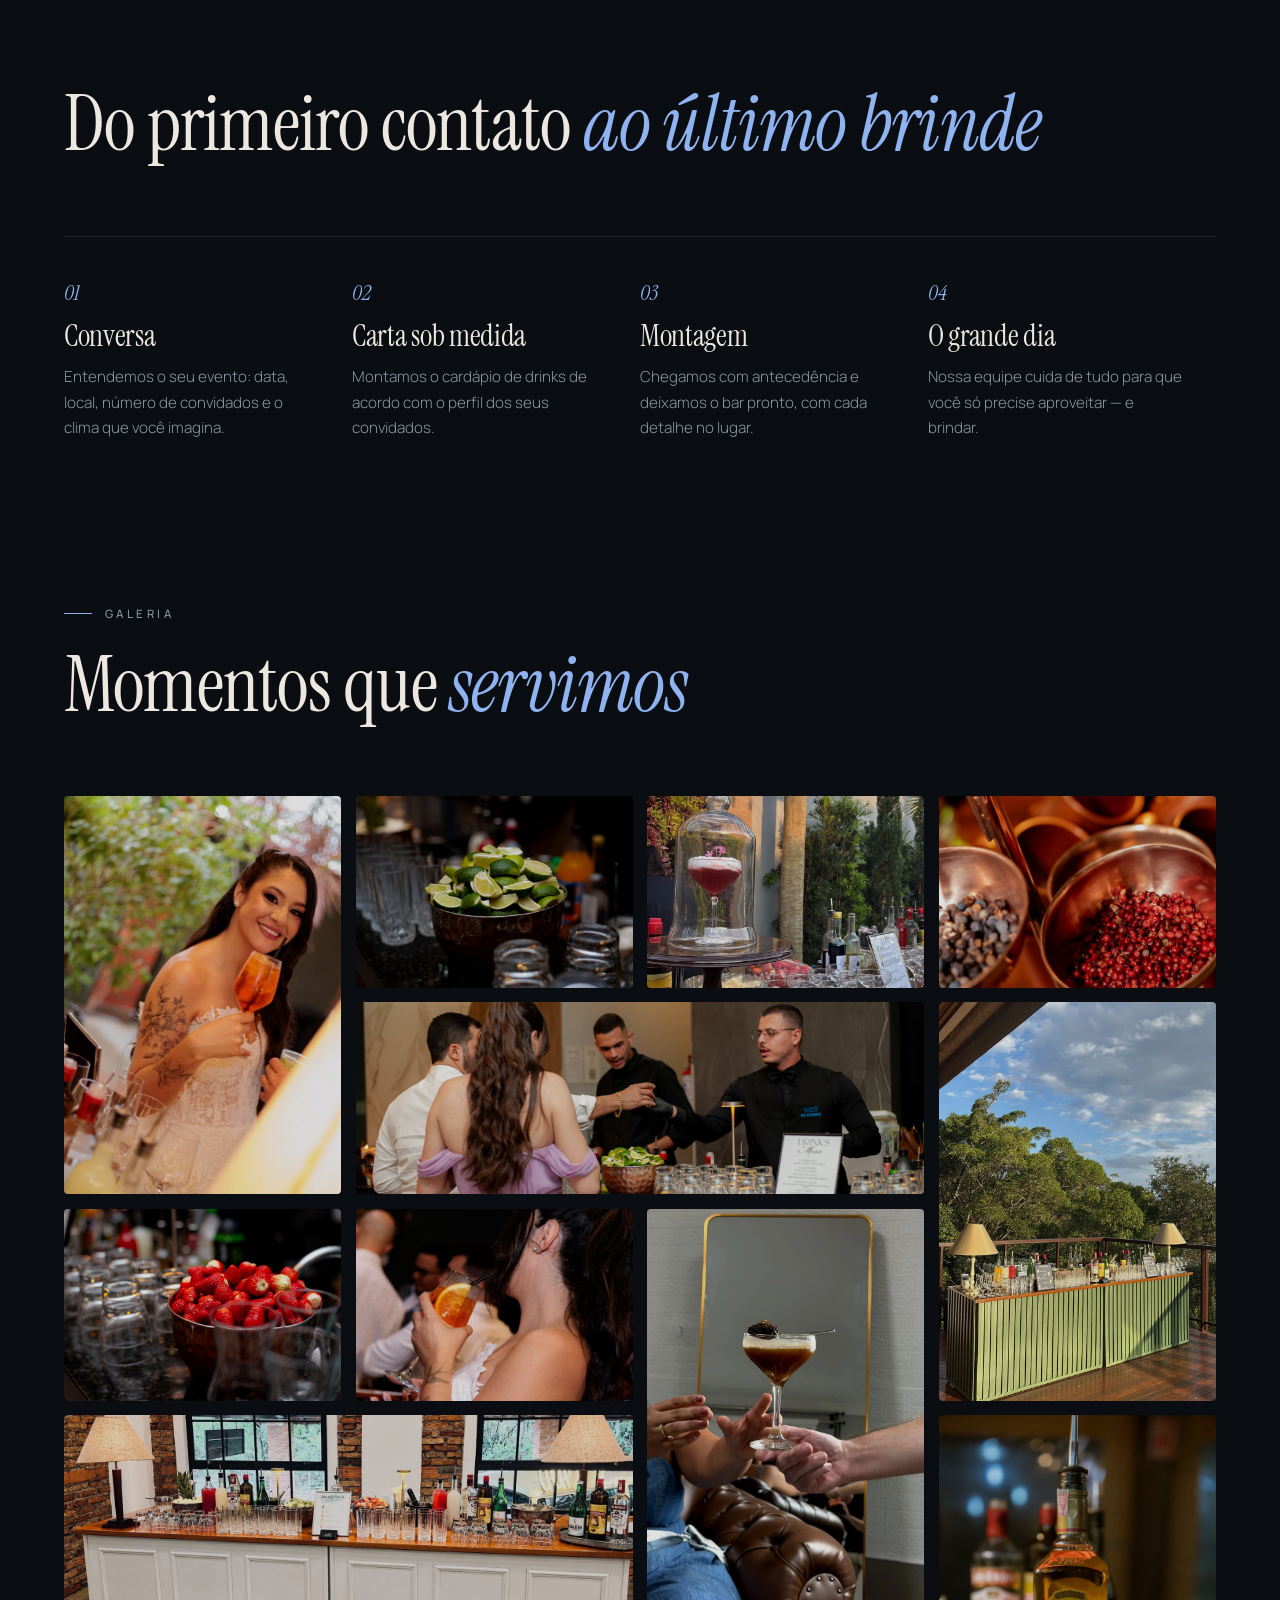
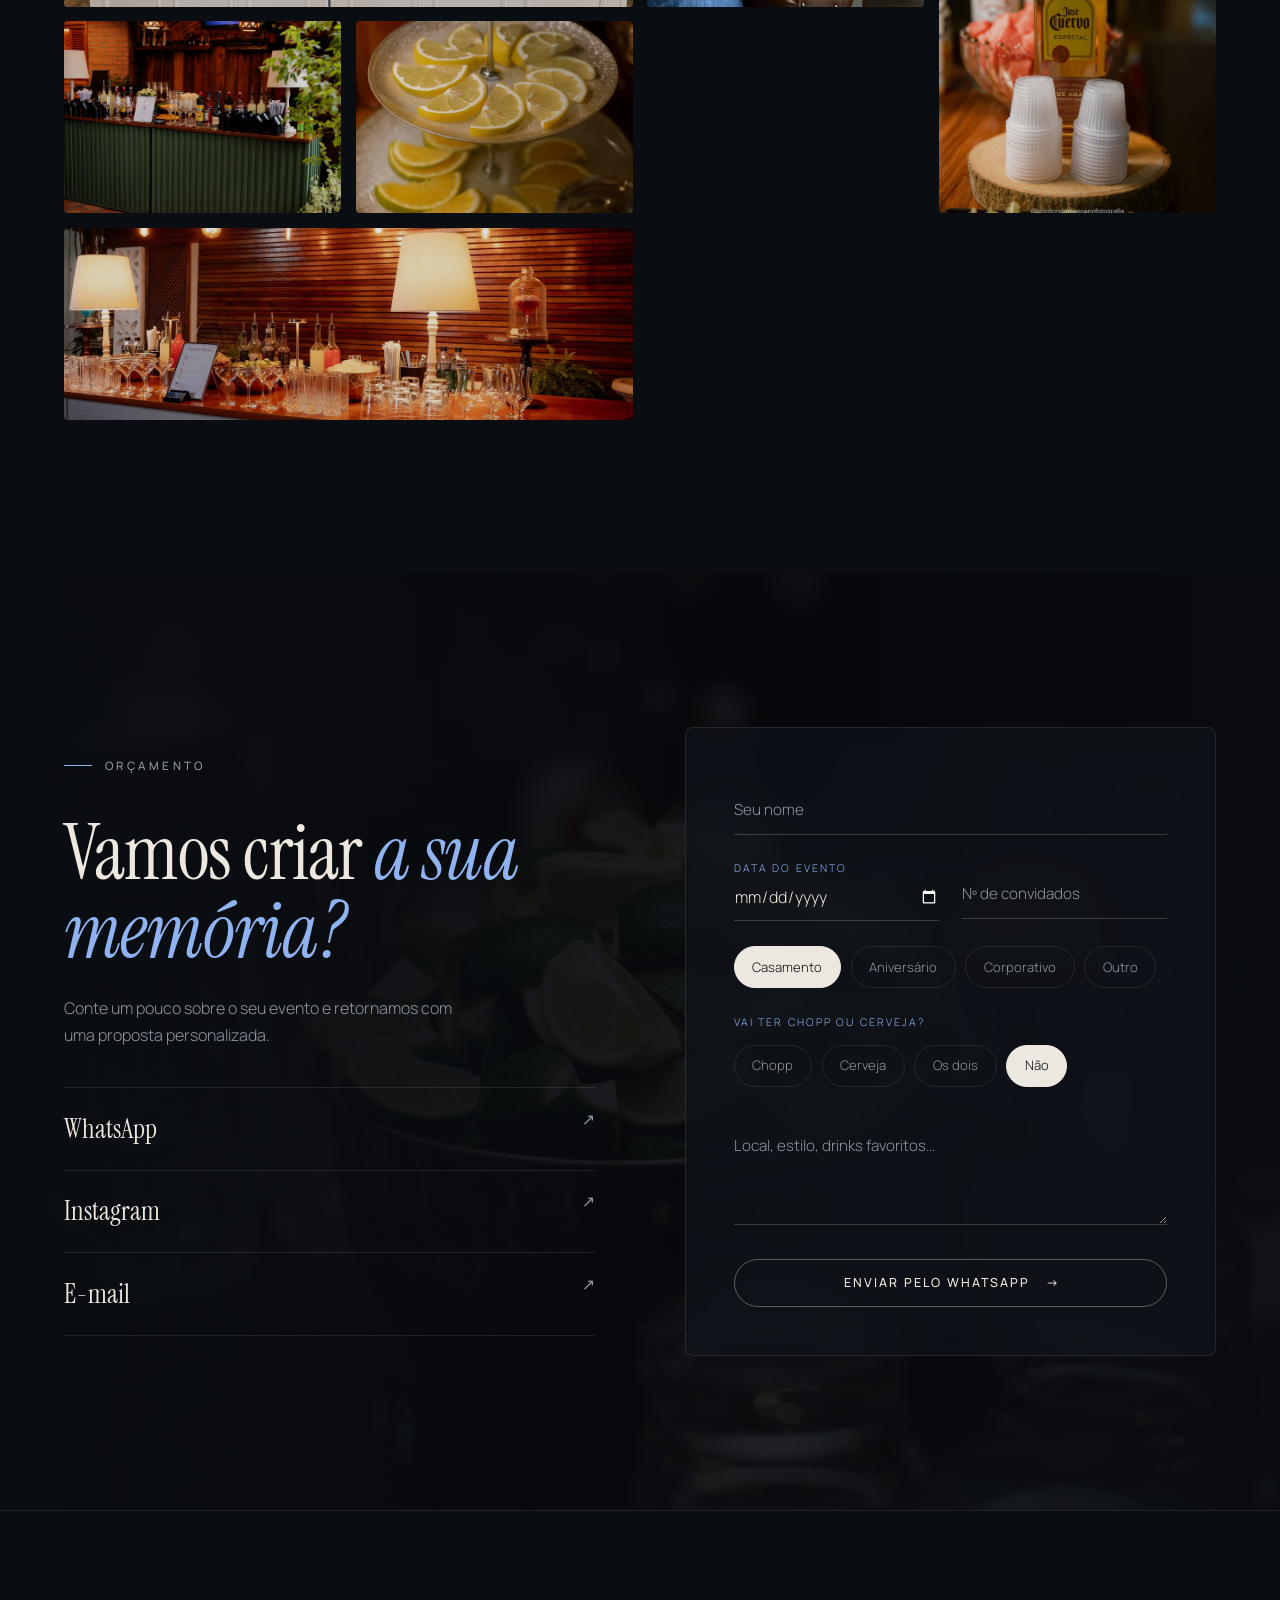
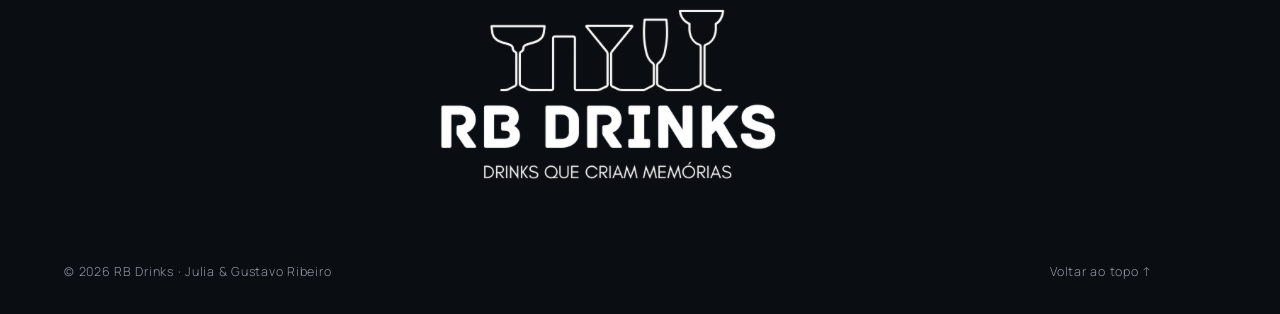
<file: escuro.html>
<!DOCTYPE html>
<html lang="pt-BR">
<head>
  <meta charset="UTF-8" />
  <meta name="viewport" content="width=device-width, initial-scale=1.0" />
  <title>RB Drinks · Drinks que criam memórias</title>
  <meta name="description" content="RB Drinks — bar completo para casamentos, aniversários e eventos corporativos. Alta coquetelaria, drinks autorais, equipe uniformizada e estrutura elegante." />
  <meta name="theme-color" content="#0a0d12" />
  <link rel="preconnect" href="https://fonts.googleapis.com" />
  <link rel="preconnect" href="https://fonts.gstatic.com" crossorigin />
  <link href="https://fonts.googleapis.com/css2?family=Instrument+Serif:ital@0;1&family=Manrope:wght@300;400;500;600&display=swap" rel="stylesheet" />
  <link rel="stylesheet" href="escuro.css" />
  <link rel="icon" href="assets/brand/icone-azul.png" type="image/png" />
</head>
<body class="is-loading">

  <!-- Intro -->
  <div class="loader" id="loader" aria-hidden="true">
    <img src="assets/brand/icone-branco.png" alt="" class="loader__icon" />
    <span class="loader__bar"><i></i></span>
  </div>

  <!-- Navegação -->
  <header class="nav" id="nav">
    <a href="#topo" class="nav__brand" aria-label="RB Drinks — início">
      <img src="assets/brand/marca-branco.png" alt="RB Drinks" />
    </a>
    <nav class="nav__links" id="navLinks">
      <a href="#sobre">Sobre</a>
      <a href="#carta">Carta</a>
      <a href="#servicos">Serviços</a>
      <a href="#galeria">Galeria</a>
      <a href="#contato" class="nav__cta"><span>Orçamento</span></a>
    </nav>
    <button class="nav__toggle" id="navToggle" aria-label="Abrir menu" aria-expanded="false"><span></span><span></span></button>
  </header>

  <main>
    <!-- HERO -->
    <section class="hero" id="topo">
      <div class="hero__bg"><img src="assets/img/cartao-rb.jpg" alt="Cartão da RB Drinks no balcão do bar" class="hero__img--cartao" /></div>
      <div class="hero__content">
        <p class="hero__kicker"><span class="line"><span>Bar para eventos · Alta coquetelaria</span></span></p>
        <h1 class="hero__title">
          <span class="line"><span>Drinks que</span></span>
          <span class="line"><span><em>criam memórias</em></span></span>
        </h1>
        <div class="hero__foot">
          <p class="line"><span>Casamentos, aniversários e eventos corporativos com um bar completo, elegante e pensado em cada detalhe.</span></p>
          <a href="#contato" class="btn"><span>Solicitar orçamento</span><i>→</i></a>
        </div>
      </div>
      <a href="#manifesto" class="hero__scroll" aria-label="Rolar para baixo"><span>Role</span><i></i></a>
    </section>

    <!-- MANIFESTO -->
    <section class="manifesto" id="manifesto">
      <p class="eyebrow">RB Drinks</p>
      <p class="manifesto__text" data-words>Um bom drink vai muito além do copo. É o momento em que as pessoas se encontram, brindam e guardam uma lembrança. É para esse momento que a gente trabalha.</p>
    </section>

    <!-- SOBRE -->
    <section class="about" id="sobre">
      <div class="about__media">
        <figure class="clip"><img src="assets/img/bartender-servindo.jpg" alt="Bartender da RB Drinks preparando um drink" loading="lazy" data-speed="0.08" /></figure>
        <figure class="clip about__small"><img src="assets/img/redoma-laranja.jpg" alt="Drink apresentado sob redoma de vidro" loading="lazy" /></figure>
      </div>
      <div class="about__text">
        <p class="eyebrow reveal">Nossa história</p>
        <h2 class="reveal">Um bar feito <em>a quatro mãos</em></h2>
        <p class="reveal">Na RB Drinks, cada drink conta uma história e cada evento se transforma em uma lembrança inesquecível. Somos apaixonados por criar experiências únicas por meio da coquetelaria, unindo técnica, criatividade e os melhores ingredientes para dar vida a bebidas que encantam todos os sentidos.</p>
        <p class="reveal">Do clássico ao autoral, nossa missão é brindar seus sonhos com elegância, sabor e personalidade. Seja um casamento, aniversário ou confraternização, fazemos parte da sua celebração com alma, cuidado e aquele toque especial que só quem ama o que faz consegue oferecer.</p>
        <div class="about__sign reveal">
          <span>Julia &amp; Gustavo Ribeiro</span>
          <small>Fundadores</small>
        </div>
      </div>
    </section>

    <!-- CARTA -->
    <section class="menu" id="carta">
      <div class="section-head">
        <p class="eyebrow reveal">A carta</p>
        <h2 class="reveal">Drinks <em>autorais</em></h2>
        <p class="section-head__sub reveal">Atendemos desde os clássicos, como a paixão brasileira, a caipirinha, até o nosso foco: drinks autorais, desenvolvidos para harmonizar sabor, aroma e a experiência de cada evento.</p>
      </div>

      <div class="sig" id="autorais">
        <article class="sig__card reveal">
          <div class="sig__img"><img src="assets/img/golden-kiss.jpg" alt="Drink autoral Golden Kiss em copo baixo" loading="lazy" /></div>
          <h3>Golden Kiss</h3>
          <p>Autoral · à base de vodka</p>
        </article>
        <article class="sig__card reveal">
          <div class="sig__img"><img src="assets/img/ibiza-43.jpg" alt="Drink autoral Ibiza 43 com espuma e hortelã" loading="lazy" /></div>
          <h3>Ibiza 43</h3>
          <p>Autoral · à base de Licor 43</p>
        </article>
        <article class="sig__card reveal">
          <div class="sig__img"><img src="assets/img/malibu-sunset.jpg" alt="Drink autoral Malibu Sunset sob redoma de vidro" loading="lazy" /></div>
          <h3>Malibu Sunset</h3>
          <p>Autoral · à base de rum Malibu</p>
        </article>
        <article class="sig__card reveal">
          <div class="sig__img"><img src="assets/img/whisky-sour.jpg" alt="Whisky Sour em copo baixo com limão-siciliano" loading="lazy" /></div>
          <h3>Whisky Sour</h3>
          <p>Autoral · à base de whisky</p>
        </article>
        <article class="sig__card reveal">
          <div class="sig__img"><img src="assets/img/lady-pink.jpg" alt="Mocktail autoral Lady Pink" loading="lazy" /></div>
          <h3>Lady Pink</h3>
          <p>Autoral · <b>mocktail</b> zero álcool</p>
        </article>
        <article class="sig__card reveal">
          <div class="sig__img"><img src="assets/img/morango-splash.jpg" alt="Mocktail autoral Morango Splash com espuma" loading="lazy" /></div>
          <h3>Morango Splash</h3>
          <p>Autoral · <b>mocktail</b> zero álcool</p>
        </article>
      </div>

      <p class="menu__label reveal">E os clássicos de sempre</p>

      <ul class="menu__list" id="menuList">
        <li class="menu__item reveal" data-img="assets/img/caipirinha.jpg">
          <span class="menu__n">01</span>
          <h3>Caipirinhas</h3>
          <p>Cachaça ou vodka e fruta da preferência</p>
        </li>
        <li class="menu__item reveal" data-img="assets/img/noivos-brinde.jpg">
          <span class="menu__n">02</span>
          <h3>Saquerinha</h3>
          <p>Saquê e fruta da preferência</p>
        </li>
        <li class="menu__item reveal" data-img="assets/img/redoma-laranja-2.jpg">
          <span class="menu__n">03</span>
          <h3>Sex on the Beach</h3>
          <p>Vodka, suco de laranja, suco de pêssego e groselha</p>
        </li>
        <li class="menu__item reveal" data-img="assets/img/moscow-mule.jpg">
          <span class="menu__n">04</span>
          <h3>Moscow Mule</h3>
          <p>Vodka, limão, Schweppes, xarope e espuma artesanal de gengibre</p>
        </li>
        <li class="menu__item reveal" data-img="assets/img/aperol-servindo.jpg">
          <span class="menu__n">05</span>
          <h3>Aperol Spritz</h3>
          <p>Aperol, espumante, água com gás e laranja</p>
        </li>
        <li class="menu__item reveal" data-img="assets/img/gin-tonica.jpg">
          <span class="menu__n">06</span>
          <h3>Gin Tônica</h3>
          <p>Gin, água tônica, limão-siciliano e especiarias</p>
        </li>
        <li class="menu__item reveal" data-img="assets/img/bartender-sorriso.jpg">
          <span class="menu__n">07</span>
          <h3>Doce Verão</h3>
          <p>Fruta da preferência, suco e leite condensado</p>
        </li>
        <li class="menu__item reveal" data-img="assets/img/drink-vermelho.jpg">
          <span class="menu__n">08</span>
          <h3>Energy Drink</h3>
          <p>Fruta da preferência, energético e xarope</p>
        </li>
      </ul>
      <div class="menu__preview" id="menuPreview" aria-hidden="true"><img alt="" /></div>
    </section>

    <!-- SERVIÇOS (scroll horizontal) -->
    <section class="hs" id="servicos">
      <div class="hs__sticky">
        <div class="hs__head">
          <p class="eyebrow">O que oferecemos</p>
          <h2>Uma experiência <em>completa</em></h2>
          <div class="hs__progress"><i id="hsBar"></i></div>
        </div>
        <div class="hs__track" id="hsTrack">
          <article class="hs__card">
            <div class="hs__img"><img src="assets/img/bar-por-do-sol.jpg" alt="Bar branco montado ao pôr do sol" loading="lazy" /></div>
            <span>01</span><h3>Bar cenográfico</h3>
            <p>Balcões em diferentes estilos, abajures e iluminação que conversam com a decoração do seu evento.</p>
          </article>
          <article class="hs__card">
            <div class="hs__img"><img src="assets/img/macerando.jpg" alt="Bartender macerando um drink" loading="lazy" /></div>
            <span>02</span><h3>Coquetelaria artesanal</h3>
            <p>Clássicos bem executados e criações da casa, com frutas frescas e xaropes artesanais.</p>
          </article>
          <article class="hs__card">
            <div class="hs__img"><img src="assets/img/drink-zero.jpg" alt="Drink rosa sem álcool" loading="lazy" /></div>
            <span>03</span><h3>Mocktails</h3>
            <p>Drinks sem álcool com o mesmo cuidado e apresentação — ninguém fica de fora do brinde.</p>
          </article>
          <article class="hs__card">
            <div class="hs__img"><img src="assets/img/coffee-bar.jpg" alt="Coffee bar da RB Drinks com drink de café sob redoma" loading="lazy" style="object-position: 50% 12%" /></div>
            <span>04</span><h3>Coffee bar</h3>
            <p>Cafés especiais e drinks à base de café para fechar a noite com aconchego.</p>
          </article>
          <article class="hs__card">
            <div class="hs__img"><img src="assets/img/bartender-coqueteleira.jpg" alt="Bartender uniformizado da RB Drinks" loading="lazy" /></div>
            <span>05</span><h3>Equipe uniformizada</h3>
            <p>Bartenders treinados, uniformizados e atenciosos, do início ao fim da festa.</p>
          </article>
          <article class="hs__card">
            <div class="hs__img"><img src="assets/img/bar-detalhe-campari.jpg" alt="Taças e garrafas organizadas no bar" loading="lazy" /></div>
            <span>06</span><h3>Tudo incluso</h3>
            <p>Taças e copos de vidro, insumos, gelo, montagem e desmontagem. Você só aproveita.</p>
          </article>
        </div>
      </div>
    </section>

    <!-- EQUIPE / CITAÇÃO -->
    <section class="quote">
      <figure class="quote__img clip"><img src="assets/img/bartender-pb.jpg" alt="Bartender preparando drink, em preto e branco" loading="lazy" data-speed="0.1" /></figure>
      <blockquote class="quote__text">
        <p data-words>“Atendimento também é parte do sabor.”</p>
        <cite class="reveal">— Equipe RB Drinks</cite>
      </blockquote>
    </section>

    <!-- PROCESSO -->
    <section class="steps">
      <div class="section-head">
        <p class="eyebrow reveal">Como funciona</p>
        <h2 class="reveal">Do primeiro contato <em>ao último brinde</em></h2>
      </div>
      <ol class="steps__list" id="steps">
        <li class="reveal"><span>01</span><h3>Conversa</h3><p>Entendemos o seu evento: data, local, número de convidados e o clima que você imagina.</p></li>
        <li class="reveal"><span>02</span><h3>Carta sob medida</h3><p>Montamos o cardápio de drinks de acordo com o perfil dos seus convidados.</p></li>
        <li class="reveal"><span>03</span><h3>Montagem</h3><p>Chegamos com antecedência e deixamos o bar pronto, com cada detalhe no lugar.</p></li>
        <li class="reveal"><span>04</span><h3>O grande dia</h3><p>Nossa equipe cuida de tudo para que você só precise aproveitar — e brindar.</p></li>
      </ol>
    </section>

    <!-- GALERIA -->
    <section class="gallery" id="galeria">
      <div class="section-head">
        <p class="eyebrow reveal">Galeria</p>
        <h2 class="reveal">Momentos que <em>servimos</em></h2>
      </div>
      <div class="gallery__grid" id="gallery">
        <figure class="g-tall"><img src="assets/img/noiva-aperol.jpg" alt="Noiva brindando com Aperol Spritz" loading="lazy" /></figure>
        <figure><img src="assets/img/limoes.jpg" alt="Limões cortados no bar" loading="lazy" /></figure>
        <figure><img src="assets/img/drink-redoma.jpg" alt="Drink sob redoma de vidro" loading="lazy" /></figure>
        <figure class="g-wide"><img src="assets/img/servico-bar.jpg" alt="Equipe servindo convidados" loading="lazy" /></figure>
        <figure><img src="assets/img/pimentas.jpg" alt="Especiarias para gin tônica" loading="lazy" /></figure>
        <figure class="g-tall"><img src="assets/img/bar-deck.jpg" alt="Bar verde em deck ao ar livre" loading="lazy" /></figure>
        <figure><img src="assets/img/morangos.jpg" alt="Morangos frescos no bar" loading="lazy" /></figure>
        <figure><img src="assets/img/convidada-aperol.jpg" alt="Convidada com Aperol" loading="lazy" /></figure>
        <figure class="g-wide"><img src="assets/img/bar-tijolos.jpg" alt="Bar branco em salão de tijolos" loading="lazy" /></figure>
        <figure class="g-tall"><img src="assets/img/coffee-entregue.jpg" alt="Drink de café sendo entregue à convidada" loading="lazy" /></figure>
        <figure class="g-tall"><img src="assets/img/tequila.jpg" alt="Tequila servida em shots" loading="lazy" /></figure>
        <figure><img src="assets/img/bar-verde.jpg" alt="Bar verde com garrafas" loading="lazy" /></figure>
        <figure><img src="assets/img/limao-siciliano.jpg" alt="Limão-siciliano fatiado" loading="lazy" /></figure>
        <figure class="g-wide"><img src="assets/img/bar-lampadas.jpg" alt="Bar com lâmpadas pendentes" loading="lazy" /></figure>
      </div>
    </section>

    <!-- CONTATO -->
    <section class="contact" id="contato">
      <div class="contact__bg"><img src="assets/img/limoes.jpg" alt="" loading="lazy" /></div>
      <div class="contact__inner">
        <div class="contact__text">
          <p class="eyebrow reveal">Orçamento</p>
          <h2 class="reveal">Vamos criar <em>a sua memória?</em></h2>
          <p class="reveal">Conte um pouco sobre o seu evento e retornamos com uma proposta personalizada.</p>
          <ul class="contact__links reveal">
            <li><a href="https://wa.me/5519971392122" target="_blank" rel="noopener" class="js-wa">WhatsApp <i>↗</i></a></li>
            <li><a href="https://instagram.com/rbdrinksbar" target="_blank" rel="noopener">Instagram <i>↗</i></a></li>
            <li><a href="mailto:rbdrinksbar@gmail.com">E-mail <i>↗</i></a></li>
          </ul>
        </div>
        <form class="form reveal" id="contactForm">
          <div class="field"><input type="text" name="nome" id="f-nome" placeholder=" " required /><label for="f-nome">Seu nome</label></div>
          <div class="form__row">
            <div class="field"><input type="date" name="data" id="f-data" placeholder=" " /><label for="f-data">Data do evento</label></div>
            <div class="field"><input type="number" name="convidados" id="f-conv" min="1" placeholder=" " /><label for="f-conv">Nº de convidados</label></div>
          </div>
          <div class="chips" role="radiogroup" aria-label="Tipo de evento">
            <label><input type="radio" name="tipo" value="Casamento" checked /><span>Casamento</span></label>
            <label><input type="radio" name="tipo" value="Aniversário" /><span>Aniversário</span></label>
            <label><input type="radio" name="tipo" value="Corporativo" /><span>Corporativo</span></label>
            <label><input type="radio" name="tipo" value="Outro" /><span>Outro</span></label>
          </div>
          <div class="chips-group">
            <p class="chips-group__label" id="lbl-cerveja">Vai ter chopp ou cerveja?</p>
            <div class="chips" role="radiogroup" aria-labelledby="lbl-cerveja">
              <label><input type="radio" name="cerveja" value="Chopp" /><span>Chopp</span></label>
              <label><input type="radio" name="cerveja" value="Cerveja" /><span>Cerveja</span></label>
              <label><input type="radio" name="cerveja" value="Chopp e cerveja" /><span>Os dois</span></label>
              <label><input type="radio" name="cerveja" value="Não" checked /><span>Não</span></label>
            </div>
          </div>
          <div class="field"><textarea name="mensagem" id="f-msg" rows="3" placeholder=" "></textarea><label for="f-msg">Local, estilo, drinks favoritos…</label></div>
          <button type="submit" class="btn btn--full"><span>Enviar pelo WhatsApp</span><i>→</i></button>
        </form>
      </div>
    </section>
  </main>

  <footer class="footer">
    <img src="assets/brand/logo-branco.png" alt="RB Drinks — Drinks que criam memórias" class="footer__logo reveal" />
    <div class="footer__row">
      <p>© <span id="year"></span> RB Drinks · Julia &amp; Gustavo Ribeiro</p>
      <a href="#topo">Voltar ao topo ↑</a>
    </div>
  </footer>

  <!-- Lightbox -->
  <div class="lightbox" id="lightbox" aria-hidden="true">
    <button class="lightbox__close" aria-label="Fechar">✕</button>
    <button class="lightbox__nav lightbox__prev" aria-label="Anterior">←</button>
    <img alt="" />
    <button class="lightbox__nav lightbox__next" aria-label="Próxima">→</button>
    <span class="lightbox__count" id="lbCount"></span>
  </div>

  <a href="https://wa.me/5519971392122" class="wa-float js-wa" target="_blank" rel="noopener" aria-label="Fale no WhatsApp">
    <svg viewBox="0 0 24 24" width="24" height="24" fill="currentColor"><path d="M17.5 14.4c-.3-.1-1.7-.8-2-.9-.3-.1-.5-.1-.7.1-.2.3-.8.9-.9 1.1-.2.2-.3.2-.6.1-.3-.1-1.2-.5-2.3-1.4-.9-.8-1.4-1.7-1.6-2-.2-.3 0-.5.1-.6l.4-.5c.1-.2.2-.3.3-.5.1-.2 0-.4 0-.5l-.9-2.2c-.2-.6-.5-.5-.7-.5h-.6c-.2 0-.5.1-.8.4-.3.3-1 1-1 2.4s1 2.8 1.2 3c.1.2 2 3.1 4.9 4.3 2.4.9 2.9.8 3.4.7.5-.1 1.7-.7 2-1.4.2-.7.2-1.3.2-1.4-.1-.1-.3-.2-.6-.3zM12 21.8c-1.8 0-3.5-.5-5-1.4l-.4-.2-3.7 1 1-3.6-.2-.4C2.7 15.6 2.2 13.8 2.2 12 2.2 6.6 6.6 2.2 12 2.2c2.6 0 5.1 1 6.9 2.9 1.8 1.8 2.9 4.3 2.9 6.9 0 5.4-4.4 9.8-9.8 9.8zM20.5 3.5C18.2 1.2 15.2 0 12 0 5.4 0 0 5.4 0 12c0 2.1.6 4.2 1.6 6L0 24l6.2-1.6c1.8 1 3.8 1.5 5.8 1.5 6.6 0 12-5.4 12-12 0-3.2-1.2-6.2-3.5-8.4z"/></svg>
  </a>

  <script src="escuro.js"></script>
</body>
</html>
</file>
<file: style.css>
/* ==========================================================
   RB Drinks — Drinks que criam memórias
   Paleta: azul do logo + tons pastéis
   ========================================================== */
:root {
  --blue: #2a62b8;          /* derivado do azul do logo (#004aad) */
  --blue-deep: #0b3a80;
  --blue-pastel: #dbe7f1;
  --blue-mist: #eef4f9;
  --blush: #f4e6df;
  --sand: #f8f4ee;
  --cream: #fcfaf7;
  --ink: #26323d;
  --muted: #6e7a85;
  --line: #e3e7eb;

  --serif: "Cormorant Garamond", Georgia, serif;
  --sans: "Jost", system-ui, sans-serif;

  --radius: 18px;
  --ease: cubic-bezier(.22, .61, .36, 1);
}

* { box-sizing: border-box; margin: 0; padding: 0; }
html { scroll-behavior: smooth; }
body {
  font-family: var(--sans);
  font-weight: 300;
  color: var(--ink);
  background: var(--cream);
  line-height: 1.7;
  -webkit-font-smoothing: antialiased;
}
img { display: block; max-width: 100%; }
a { color: inherit; text-decoration: none; }

h1, h2, h3 { font-family: var(--serif); font-weight: 400; line-height: 1.1; }
h1 em, h2 em { font-style: italic; color: var(--blue); }
h2 { font-size: clamp(2.2rem, 4.5vw, 3.4rem); }
h3 { font-size: 1.6rem; }

.eyebrow {
  font-size: .75rem;
  letter-spacing: .32em;
  text-transform: uppercase;
  color: var(--blue);
  margin-bottom: 1.2rem;
  font-weight: 400;
}

.section { padding: clamp(5rem, 10vw, 8rem) clamp(1.5rem, 6vw, 6rem); }
.section__head { text-align: center; max-width: 640px; margin: 0 auto 4rem; }

/* ---------- Botões ---------- */
.btn {
  display: inline-block;
  padding: 1rem 2.1rem;
  border-radius: 999px;
  font-size: .82rem;
  letter-spacing: .14em;
  text-transform: uppercase;
  font-weight: 400;
  transition: all .35s var(--ease);
  cursor: pointer;
  border: 1px solid transparent;
  font-family: var(--sans);
}
.btn--primary { background: var(--blue); color: #fff; }
.btn--primary:hover { background: var(--blue-deep); transform: translateY(-2px); box-shadow: 0 10px 24px -10px rgba(47,76,104,.5); }
.btn--ghost { border-color: var(--blue); color: var(--blue); }
.btn--ghost:hover { background: var(--blue-mist); }

/* ---------- Navegação ---------- */
.nav {
  position: fixed; inset: 0 0 auto 0; z-index: 50;
  display: flex; align-items: center; justify-content: space-between;
  padding: 1.4rem clamp(1.5rem, 6vw, 6rem);
  transition: all .4s var(--ease);
}
.nav.is-scrolled {
  background: rgba(252, 250, 247, .88);
  backdrop-filter: blur(14px);
  -webkit-backdrop-filter: blur(14px);
  padding-top: .9rem; padding-bottom: .9rem;
  box-shadow: 0 1px 0 var(--line);
}
.nav__brand { display: flex; align-items: center; gap: .7rem; font-family: var(--serif); font-size: 1.45rem; color: var(--blue-deep); }
.nav__logo { height: 42px; width: auto; }
.nav__links { display: flex; align-items: center; gap: 2.4rem; font-size: .8rem; letter-spacing: .16em; text-transform: uppercase; }
.nav__links a { position: relative; transition: color .3s; }
.nav__links a:not(.nav__cta)::after {
  content: ""; position: absolute; left: 0; bottom: -4px; height: 1px; width: 0; background: var(--blue); transition: width .35s var(--ease);
}
.nav__links a:hover { color: var(--blue); }
.nav__links a:hover::after { width: 100%; }
.nav__cta { padding: .6rem 1.3rem; border: 1px solid var(--blue); border-radius: 999px; color: var(--blue); }
.nav__cta:hover { background: var(--blue); color: #fff !important; }
.nav__toggle { display: none; background: none; border: 0; width: 32px; height: 22px; position: relative; cursor: pointer; }
.nav__toggle span { position: absolute; left: 0; right: 0; height: 1.5px; background: var(--ink); transition: all .3s; }
.nav__toggle span:first-child { top: 6px; }
.nav__toggle span:last-child { bottom: 6px; }
.nav__toggle[aria-expanded="true"] span:first-child { top: 10px; transform: rotate(45deg); }
.nav__toggle[aria-expanded="true"] span:last-child { bottom: 10px; transform: rotate(-45deg); }

/* ---------- Hero ---------- */
.hero {
  min-height: 100vh;
  display: grid;
  grid-template-columns: 1.05fr .95fr;
  gap: clamp(2rem, 5vw, 5rem);
  align-items: center;
  padding: 8rem clamp(1.5rem, 6vw, 6rem) 4rem;
  background:
    radial-gradient(60% 60% at 10% 20%, var(--blue-mist) 0%, transparent 70%),
    radial-gradient(50% 50% at 90% 90%, var(--blush) 0%, transparent 70%),
    var(--cream);
}
.hero h1 { font-size: clamp(3.2rem, 7.5vw, 6.2rem); font-weight: 300; margin-bottom: 1.8rem; letter-spacing: -.01em; }
.hero__lead { max-width: 30rem; color: var(--muted); font-size: 1.08rem; margin-bottom: 2.6rem; }
.hero__actions { display: flex; gap: 1rem; flex-wrap: wrap; }
.hero__media { position: relative; justify-self: center; width: min(100%, 460px); }
.hero__media img {
  width: 100%; aspect-ratio: 4/5.4; object-fit: cover;
  border-radius: 240px 240px var(--radius) var(--radius);
  box-shadow: 0 40px 80px -40px rgba(47,76,104,.45);
}
.hero__badge {
  position: absolute; left: -2.2rem; bottom: 3rem;
  width: 132px; height: 132px; border-radius: 50%;
  background: #fff; display: grid; place-content: center; text-align: center;
  box-shadow: 0 20px 40px -20px rgba(47,76,104,.35);
  animation: float 6s ease-in-out infinite;
}
.hero__badge-big { font-family: var(--serif); font-size: 2.4rem; color: var(--blue); line-height: 1; }
.hero__badge-small { font-size: .62rem; letter-spacing: .14em; text-transform: uppercase; color: var(--muted); padding: 0 1.2rem; line-height: 1.4; margin-top: .3rem; }
@keyframes float { 50% { transform: translateY(-10px); } }

/* ---------- Marquee ---------- */
.marquee { overflow: hidden; background: var(--blue-pastel); padding: 1.3rem 0; border-block: 1px solid #cfdeeb; }
.marquee__track { display: flex; gap: 2.5rem; width: max-content; animation: marquee 40s linear infinite; }
.marquee span { font-family: var(--serif); font-style: italic; font-size: 1.5rem; color: var(--blue-deep); white-space: nowrap; }
.marquee i { font-style: normal; color: var(--blue); font-size: .9rem; align-self: center; }
@keyframes marquee { to { transform: translateX(-50%); } }

/* ---------- Sobre ---------- */
.about { display: grid; grid-template-columns: 1fr 1fr; gap: clamp(3rem, 7vw, 7rem); align-items: center; max-width: 1240px; margin: 0 auto; }
.about__media { position: relative; padding-right: 18%; padding-bottom: 14%; }
.about__img-main { width: 100%; aspect-ratio: 4/5; object-fit: cover; object-position: center 30%; border-radius: var(--radius); }
.about__img-float {
  position: absolute; right: 0; bottom: 0; width: 46%; aspect-ratio: 3/4; object-fit: cover;
  border-radius: var(--radius); border: 8px solid var(--cream);
  box-shadow: 0 30px 60px -30px rgba(47,76,104,.4);
}
.about__text h2 { margin-bottom: 1.8rem; }
.about__text p { color: var(--muted); margin-bottom: 1.2rem; font-size: 1.04rem; }
.about__text strong { color: var(--ink); font-weight: 400; }
.about__sign { margin-top: 2.4rem; padding-top: 1.6rem; border-top: 1px solid var(--line); }
.about__sign span { display: block; font-family: var(--serif); font-style: italic; font-size: 2rem; color: var(--blue-deep); }
.about__sign small { font-size: .72rem; letter-spacing: .24em; text-transform: uppercase; color: var(--muted); }

/* ---------- Serviços ---------- */
.services { background: var(--sand); }
.services__grid { display: grid; grid-template-columns: repeat(3, 1fr); gap: 2rem; max-width: 1240px; margin: 0 auto; }
.card { background: #fff; border-radius: var(--radius); overflow: hidden; transition: transform .5s var(--ease), box-shadow .5s var(--ease); }
.card:hover { transform: translateY(-8px); box-shadow: 0 30px 60px -35px rgba(47,76,104,.4); }
.card__img { overflow: hidden; aspect-ratio: 4/4.4; }
.card__img img { width: 100%; height: 100%; object-fit: cover; transition: transform 1.2s var(--ease); }
.card:hover .card__img img { transform: scale(1.06); }
.card__body { padding: 2rem 2rem 2.4rem; }
.card__num { font-family: var(--serif); font-style: italic; color: var(--blue); font-size: 1.1rem; }
.card h3 { margin: .3rem 0 .8rem; }
.card p { color: var(--muted); font-size: .97rem; }

.includes {
  list-style: none; max-width: 1000px; margin: 4.5rem auto 0;
  display: flex; flex-wrap: wrap; justify-content: center; gap: .8rem;
}
.includes li {
  padding: .7rem 1.4rem; border-radius: 999px; background: var(--blue-mist);
  color: var(--blue-deep); font-size: .88rem; border: 1px solid #d6e3ee;
}
.includes li::before { content: "✓"; margin-right: .6rem; color: var(--blue); }

/* ---------- Banner ---------- */
.banner { position: relative; height: clamp(360px, 70vh, 640px); overflow: hidden; }
.banner img { width: 100%; height: 120%; object-fit: cover; will-change: transform; }
.banner__overlay {
  position: absolute; inset: 0; display: grid; place-items: center; padding: 2rem;
  background: linear-gradient(180deg, rgba(38,50,61,.15), rgba(38,50,61,.55));
}
.banner__overlay p {
  font-family: var(--serif); font-style: italic; font-weight: 300; color: #fff; text-align: center;
  font-size: clamp(1.8rem, 4vw, 3.2rem); max-width: 18ch; line-height: 1.2;
}

/* ---------- Como funciona ---------- */
.steps__list { list-style: none; display: grid; grid-template-columns: repeat(4, 1fr); gap: 2.5rem; max-width: 1240px; margin: 0 auto; counter-reset: s; }
.steps__list li { position: relative; padding-top: 2.2rem; border-top: 1px solid var(--line); }
.steps__list li::before {
  content: ""; position: absolute; top: -4px; left: 0; width: 7px; height: 7px; border-radius: 50%; background: var(--blue);
}
.steps__list span { font-family: var(--serif); font-style: italic; color: var(--blue); font-size: 1.3rem; }
.steps__list h3 { margin: .4rem 0 .8rem; }
.steps__list p { color: var(--muted); font-size: .97rem; }

/* ---------- Galeria ---------- */
.gallery { background: var(--blue-mist); }
.gallery__grid { columns: 4 260px; column-gap: 1.2rem; max-width: 1400px; margin: 0 auto; }
.gallery__grid figure { break-inside: avoid; margin-bottom: 1.2rem; border-radius: 14px; overflow: hidden; cursor: zoom-in; position: relative; }
.gallery__grid img { width: 100%; transition: transform 1s var(--ease), filter .6s; }
.gallery__grid figure::after { content: ""; position: absolute; inset: 0; background: var(--blue); opacity: 0; transition: opacity .5s; mix-blend-mode: soft-light; }
.gallery__grid figure:hover img { transform: scale(1.05); }
.gallery__grid figure:hover::after { opacity: .35; }

/* ---------- Lightbox ---------- */
.lightbox {
  position: fixed; inset: 0; z-index: 100; background: rgba(252,250,247,.96);
  display: flex; align-items: center; justify-content: center; gap: 1rem;
  opacity: 0; pointer-events: none; transition: opacity .4s;
}
.lightbox.is-open { opacity: 1; pointer-events: auto; }
.lightbox img { max-width: min(88vw, 1100px); max-height: 86vh; border-radius: 12px; box-shadow: 0 40px 80px -40px rgba(47,76,104,.5); }
.lightbox button { background: none; border: 0; font-size: 2.6rem; color: var(--blue-deep); cursor: pointer; font-family: var(--serif); padding: 0 .6rem; transition: color .3s; }
.lightbox button:hover { color: var(--blue); }
.lightbox__close { position: absolute; top: 1.2rem; right: 1.8rem; }

/* ---------- Contato ---------- */
.contact { background: linear-gradient(160deg, var(--blue-pastel), var(--blush)); }
.contact__inner { display: grid; grid-template-columns: 1fr 1.1fr; gap: clamp(3rem, 6vw, 6rem); max-width: 1140px; margin: 0 auto; align-items: center; }
.contact__text h2 { margin-bottom: 1.4rem; }
.contact__text > p { color: var(--muted); margin-bottom: 2rem; }
.contact__links { list-style: none; display: grid; gap: .8rem; }
.contact__links a { font-family: var(--serif); font-size: 1.4rem; color: var(--blue-deep); border-bottom: 1px solid transparent; transition: border-color .3s; }
.contact__links a:hover { border-color: var(--blue); }

.form { background: rgba(255,255,255,.75); backdrop-filter: blur(8px); padding: clamp(2rem, 4vw, 3rem); border-radius: 24px; display: grid; gap: 1.3rem; box-shadow: 0 30px 70px -40px rgba(47,76,104,.35); }
.form label { display: grid; gap: .4rem; font-size: .72rem; letter-spacing: .18em; text-transform: uppercase; color: var(--muted); }
.form__row { display: grid; grid-template-columns: 1fr 1fr; gap: 1.2rem; }
.form input, .form select, .form textarea {
  font: inherit; font-size: 1rem; letter-spacing: 0; text-transform: none; color: var(--ink);
  border: 0; border-bottom: 1px solid #cfd8e0; background: transparent; padding: .6rem 0; outline: none; transition: border-color .3s;
  border-radius: 0; resize: vertical;
}
.form input:focus, .form select:focus, .form textarea:focus { border-color: var(--blue); }
.form .btn { justify-self: start; margin-top: .6rem; }

/* ---------- Footer ---------- */
.footer { text-align: center; padding: 4.5rem 1.5rem 3rem; background: var(--cream); }
.footer__logo { width: min(280px, 70vw); margin: 0 auto 1rem; }
.footer__slogan { font-family: var(--serif); font-style: italic; font-size: 1.6rem; color: var(--blue-deep); }
.footer__copy { margin-top: 1.4rem; font-size: .78rem; letter-spacing: .1em; color: var(--muted); }

/* ---------- WhatsApp flutuante ---------- */
.wa-float {
  position: fixed; right: 1.5rem; bottom: 1.5rem; z-index: 40;
  width: 56px; height: 56px; border-radius: 50%; display: grid; place-items: center;
  background: var(--blue); color: #fff; box-shadow: 0 14px 30px -12px rgba(47,76,104,.6);
  transition: transform .3s var(--ease), background .3s;
}
.wa-float:hover { transform: scale(1.08); background: var(--blue-deep); }

/* ---------- Animação de entrada ---------- */
.reveal { opacity: 0; transform: translateY(28px); transition: opacity 1s var(--ease), transform 1s var(--ease); }
.reveal.is-visible { opacity: 1; transform: none; }
@media (prefers-reduced-motion: reduce) {
  .reveal { opacity: 1; transform: none; transition: none; }
  .marquee__track, .hero__badge { animation: none; }
  html { scroll-behavior: auto; }
}

/* ---------- Responsivo ---------- */
@media (max-width: 1024px) {
  .services__grid { grid-template-columns: 1fr 1fr; }
  .services__grid .card:last-child { grid-column: span 2; }
  .services__grid .card:last-child .card__img { aspect-ratio: 16/8; }
  .steps__list { grid-template-columns: 1fr 1fr; }
}
@media (max-width: 860px) {
  .nav__toggle { display: block; z-index: 2; }
  .nav__links {
    position: fixed; inset: 0; flex-direction: column; justify-content: center; gap: 2rem;
    background: var(--cream); font-size: 1rem;
    opacity: 0; pointer-events: none; transition: opacity .4s;
  }
  .nav__links.is-open { opacity: 1; pointer-events: auto; }
  .hero { grid-template-columns: 1fr; text-align: center; padding-top: 7rem; }
  .hero__lead { margin-inline: auto; }
  .hero__actions { justify-content: center; }
  .hero__media { width: min(86%, 380px); }
  .hero__badge { left: -1rem; width: 110px; height: 110px; }
  .about, .contact__inner { grid-template-columns: 1fr; }
  .services__grid { grid-template-columns: 1fr; }
  .services__grid .card:last-child { grid-column: auto; }
  .services__grid .card:last-child .card__img { aspect-ratio: 4/4.4; }
}
@media (max-width: 560px) {
  .steps__list { grid-template-columns: 1fr; }
  .form__row { grid-template-columns: 1fr; }
  .gallery__grid { columns: 2 140px; column-gap: .7rem; }
  .gallery__grid figure { margin-bottom: .7rem; }
}
</file>
<file: escuro.css>
/* ==========================================================
   RB Drinks — versão escura
   ========================================================== */
:root {
  --bg: #0a0d12;
  --bg-2: #10151c;
  --bg-3: #161c25;
  --text: #ede8df;          /* marfim quente */
  --muted: #8f96a0;
  --line: rgba(237, 232, 223, .1);
  --brand: #004aad;         /* azul do logo */
  --accent: #8fb3f0;        /* azul claro legível no escuro */

  --serif: "Instrument Serif", Georgia, serif;
  --sans: "Manrope", system-ui, sans-serif;

  --pad: clamp(1.25rem, 5vw, 5rem);
  --ease: cubic-bezier(.16, 1, .3, 1);
}

* { box-sizing: border-box; margin: 0; padding: 0; }
html { scroll-behavior: smooth; }
body {
  font-family: var(--sans);
  font-weight: 300;
  color: var(--text);
  background: var(--bg);
  line-height: 1.7;
  -webkit-font-smoothing: antialiased;
  overflow-x: hidden;
}
body.is-loading { overflow: hidden; }
img { display: block; max-width: 100%; }
a { color: inherit; text-decoration: none; }
::selection { background: var(--brand); color: #fff; }

h1, h2, h3 { font-family: var(--serif); font-weight: 400; line-height: 1.02; letter-spacing: -.01em; }
h2 { font-size: clamp(2.6rem, 6vw, 5rem); }
h2 em, h1 em { font-style: italic; color: var(--accent); }

.eyebrow {
  display: inline-flex; align-items: center; gap: .8rem;
  font-size: .72rem; letter-spacing: .3em; text-transform: uppercase;
  color: var(--muted); font-weight: 500; margin-bottom: 1.4rem;
}
.eyebrow::before { content: ""; width: 28px; height: 1px; background: var(--accent); }

.section-head { padding: 0 var(--pad); max-width: 1400px; margin: 0 auto 4.5rem; }
.section-head__sub { color: var(--muted); max-width: 34rem; margin-top: 1.5rem; }

/* ---------- Botão ---------- */
.btn {
  position: relative; overflow: hidden; isolation: isolate;
  display: inline-flex; align-items: center; gap: 1rem;
  padding: 1.05rem 1.6rem 1.05rem 1.9rem;
  border: 1px solid rgba(237,232,223,.35); border-radius: 999px;
  font: 500 .78rem/1 var(--sans); letter-spacing: .16em; text-transform: uppercase;
  color: var(--text); background: transparent; cursor: pointer;
  transition: color .5s var(--ease), border-color .5s var(--ease);
}
.btn::before {
  content: ""; position: absolute; inset: 0; z-index: -1; background: var(--text);
  transform: translateY(101%); border-radius: inherit; transition: transform .6s var(--ease);
}
.btn i { font-style: normal; transition: transform .5s var(--ease); }
.btn:hover { color: var(--bg); border-color: var(--text); }
.btn:hover::before { transform: none; }
.btn:hover i { transform: translateX(4px); }
.btn--full { width: 100%; justify-content: center; }

/* ---------- Loader ---------- */
.loader {
  position: fixed; inset: 0; z-index: 200; background: var(--bg);
  display: grid; place-content: center; justify-items: center; gap: 1.6rem;
  transition: transform 1s var(--ease) .1s;
}
.loader__icon { width: 120px; opacity: 0; animation: fadeIn .8s var(--ease) .1s forwards; }
.loader__bar { width: 120px; height: 1px; background: var(--line); overflow: hidden; }
.loader__bar i { display: block; height: 100%; background: var(--accent); transform-origin: left; transform: scaleX(0); animation: load 1s var(--ease) .2s forwards; }
.loader.is-done { transform: translateY(-100%); }
@keyframes fadeIn { to { opacity: 1; } }
@keyframes load { to { transform: scaleX(1); } }

/* ---------- Nav ---------- */
.nav {
  position: fixed; inset: 0 0 auto; z-index: 60;
  display: flex; align-items: center; justify-content: space-between;
  padding: 1.5rem var(--pad);
  transition: padding .5s var(--ease), background .5s, transform .5s var(--ease);
}
.nav.is-scrolled { padding-block: .9rem; background: rgba(10,13,18,.72); backdrop-filter: blur(16px); -webkit-backdrop-filter: blur(16px); border-bottom: 1px solid var(--line); }
.nav.is-hidden { transform: translateY(-100%); }
.nav__brand img { height: 44px; width: auto; transition: height .5s var(--ease); }
.nav.is-scrolled .nav__brand img { height: 36px; }
.nav__links { display: flex; align-items: center; gap: 2.6rem; font-size: .76rem; letter-spacing: .18em; text-transform: uppercase; font-weight: 500; }
.nav__links a:not(.nav__cta) { position: relative; color: rgba(237,232,223,.75); transition: color .3s; }
.nav__links a:not(.nav__cta)::after { content: ""; position: absolute; left: 0; right: 0; bottom: -6px; height: 1px; background: var(--accent); transform: scaleX(0); transform-origin: right; transition: transform .5s var(--ease); }
.nav__links a:not(.nav__cta):hover { color: var(--text); }
.nav__links a:not(.nav__cta):hover::after { transform: scaleX(1); transform-origin: left; }
.nav__cta { padding: .7rem 1.3rem; border-radius: 999px; background: var(--brand); color: #fff; transition: background .3s; }
.nav__cta:hover { background: #0a5bd0; }
.nav__toggle { display: none; width: 34px; height: 22px; position: relative; background: none; border: 0; cursor: pointer; z-index: 2; }
.nav__toggle span { position: absolute; left: 0; right: 0; height: 1.5px; background: var(--text); transition: all .4s var(--ease); }
.nav__toggle span:first-child { top: 6px; }
.nav__toggle span:last-child { bottom: 6px; }
.nav__toggle[aria-expanded="true"] span:first-child { top: 10px; transform: rotate(45deg); }
.nav__toggle[aria-expanded="true"] span:last-child { bottom: 10px; transform: rotate(-45deg); }

/* ---------- Hero ---------- */
.hero { position: relative; height: 100svh; min-height: 620px; overflow: hidden; display: flex; align-items: flex-end; }
.hero__bg { position: absolute; inset: 0; }
.hero__bg img { width: 100%; height: 100%; object-fit: cover; transform: scale(1.15); transition: transform 2.6s var(--ease); }
.hero__bg::after {
  content: ""; position: absolute; inset: 0;
  background:
    linear-gradient(180deg, rgba(10,13,18,.55) 0%, rgba(10,13,18,.15) 35%, rgba(10,13,18,.75) 75%, var(--bg) 100%),
    radial-gradient(80% 60% at 20% 90%, rgba(0,74,173,.25), transparent 70%);
}
body.is-ready .hero__bg img { transform: scale(1.02); }
/* capa com o cartão: foto ampliada e deslocada para o logo ficar em cima, à direita do título */
.hero__bg img.hero__img--cartao { position: absolute; max-width: none; width: 150%; height: 150%; left: -10%; top: -44%; object-position: 50% 50%; }
@media (max-width: 860px) {
  .hero__bg img.hero__img--cartao { width: 100%; height: 150%; left: 0; top: -49%; object-position: 50% 50%; }
}
.hero__content { position: relative; width: 100%; padding: 0 var(--pad) clamp(3rem, 8vh, 6rem); }
.hero__kicker { font-size: .74rem; letter-spacing: .3em; text-transform: uppercase; color: rgba(237,232,223,.8); margin-bottom: 1.4rem; font-weight: 500; }
.hero__title { font-size: clamp(3.6rem, 12vw, 11rem); line-height: .92; }
.hero__title em { color: var(--accent); }
.hero__foot { display: flex; justify-content: space-between; align-items: flex-end; gap: 2rem; margin-top: 2.4rem; flex-wrap: wrap; }
.hero__foot p { max-width: 26rem; color: rgba(237,232,223,.75); }
.line { display: block; overflow: hidden; padding-bottom: .12em; margin-bottom: -.12em; }
.line > span { display: block; transform: translateY(105%); transition: transform 1.3s var(--ease); }
body.is-ready .line > span { transform: none; }
.hero__title .line:nth-child(2) > span { transition-delay: .12s; }
.hero__foot .line > span { transition-delay: .3s; }
.hero__foot .btn { opacity: 0; transform: translateY(20px); transition: opacity 1s var(--ease) .45s, transform 1s var(--ease) .45s, color .5s, border-color .5s; }
body.is-ready .hero__foot .btn { opacity: 1; transform: none; }
.hero__scroll { position: absolute; right: var(--pad); top: 50%; display: grid; justify-items: center; gap: .8rem; font-size: .66rem; letter-spacing: .3em; text-transform: uppercase; color: var(--muted); writing-mode: vertical-rl; }
.hero__scroll i { width: 1px; height: 60px; background: var(--line); position: relative; overflow: hidden; }
.hero__scroll i::after { content: ""; position: absolute; inset: 0; background: var(--accent); animation: drip 2.2s var(--ease) infinite; }
@keyframes drip { 0% { transform: translateY(-100%); } 60%,100% { transform: translateY(100%); } }

/* ---------- Manifesto ---------- */
.manifesto { padding: clamp(7rem, 16vw, 13rem) var(--pad); max-width: 1400px; margin: 0 auto; }
.manifesto__text { font-family: var(--serif); font-size: clamp(2rem, 4.6vw, 4.2rem); line-height: 1.12; max-width: 22ch; }
[data-words] .w { opacity: .14; transition: opacity .4s linear; }
[data-words] .w.on { opacity: 1; }

/* ---------- Sobre ---------- */
.about { display: grid; grid-template-columns: 1.1fr .9fr; gap: clamp(3rem, 7vw, 8rem); align-items: center; padding: 0 var(--pad) clamp(7rem, 12vw, 10rem); max-width: 1400px; margin: 0 auto; }
.about__media { position: relative; padding-bottom: 12%; }
.about__media > figure:first-child { aspect-ratio: 4/3.3; }
.about__small { position: absolute; right: -6%; bottom: 0; width: 38%; aspect-ratio: 3/4; border: 6px solid var(--bg); }
.about__text h2 { margin-bottom: 2rem; }
.about__text p { color: var(--muted); margin-bottom: 1.2rem; font-size: 1.04rem; }
.about__text strong { color: var(--text); font-weight: 500; }
.about__sign { margin-top: 2.6rem; padding-top: 1.6rem; border-top: 1px solid var(--line); }
.about__sign span { display: block; font-family: var(--serif); font-style: italic; font-size: 2rem; }
.about__sign small { font-size: .7rem; letter-spacing: .26em; text-transform: uppercase; color: var(--muted); }

/* Imagem com revelação por recorte */
.clip { overflow: hidden; clip-path: inset(100% 0 0 0); transition: clip-path 1.4s var(--ease); }
.clip img { width: 100%; height: 100%; object-fit: cover; transform: scale(1.25); transition: transform 1.8s var(--ease); }
.clip.is-visible { clip-path: inset(0 0 0 0); }
.clip.is-visible img { transform: scale(1.06); }

/* ---------- Carta ---------- */
.menu { position: relative; padding: clamp(6rem, 10vw, 9rem) 0; background: var(--bg-2); }
.sig { max-width: 1400px; margin: 0 auto; padding: 0 var(--pad); display: grid; grid-template-columns: repeat(3, 1fr); gap: clamp(1rem, 2.5vw, 2.2rem); }
.sig__img { aspect-ratio: 4/5; overflow: hidden; border-radius: 6px; margin-bottom: 1.1rem; background: var(--bg); }
.sig__img img { width: 100%; height: 100%; object-fit: cover; transition: transform 1.2s var(--ease); }
.sig__card:hover .sig__img img { transform: scale(1.05); }
.sig__card h3 { font-size: clamp(1.5rem, 2.6vw, 2.2rem); line-height: 1.1; }
.sig__card p { color: var(--muted); font-size: .85rem; letter-spacing: .04em; margin-top: .35rem; }
.sig__card b { font-weight: 500; color: var(--accent); }
.menu__label { max-width: 1400px; margin: clamp(4.5rem, 8vw, 7rem) auto 1.5rem; padding: 0 var(--pad); font-size: .72rem; letter-spacing: .3em; text-transform: uppercase; color: var(--muted); }
.menu__list { list-style: none; max-width: 1400px; margin: 0 auto; padding: 0 var(--pad); border-top: 1px solid var(--line); }
.menu__item {
  display: grid; grid-template-columns: 4rem 1fr 1fr; align-items: baseline; gap: 2rem;
  padding: 1.9rem 0; border-bottom: 1px solid var(--line); cursor: default;
  transition: padding .6s var(--ease), color .4s;
}
.menu__n { font-size: .75rem; color: var(--muted); letter-spacing: .1em; }
.menu__item h3 { font-size: clamp(1.6rem, 3vw, 2.6rem); transition: transform .6s var(--ease), color .4s; }
.menu__item p { color: var(--muted); text-align: right; font-size: .95rem; transition: color .4s; }
.menu__list:hover .menu__item { color: rgba(237,232,223,.35); }
.menu__list:hover .menu__item:hover { color: var(--text); }
.menu__item:hover h3 { transform: translateX(1.2rem); font-style: italic; color: var(--accent); }
.menu__item:hover p { color: var(--text); }
.menu__preview {
  position: fixed; left: 0; top: 0; z-index: 5; width: 260px; aspect-ratio: 3/4; pointer-events: none;
  border-radius: 6px; overflow: hidden; opacity: 0; transform: translate(-50%, -50%) scale(.85);
  transition: opacity .35s var(--ease), transform .45s var(--ease);
}
.menu__preview.is-on { opacity: 1; transform: translate(-50%, -50%) scale(1); }
.menu__preview img { width: 100%; height: 100%; object-fit: cover; }

/* ---------- Scroll horizontal ---------- */
.hs { position: relative; }
.hs__sticky { position: sticky; top: 0; height: 100vh; overflow: hidden; display: flex; flex-direction: column; justify-content: center; gap: 3rem; }
.hs__head { padding: 0 var(--pad); display: grid; grid-template-columns: 1fr auto; align-items: end; gap: 0 2rem; }
.hs__head .eyebrow { grid-column: 1 / -1; }
.hs__progress { width: 180px; height: 1px; background: var(--line); margin-bottom: 1rem; }
.hs__progress i { display: block; height: 100%; background: var(--accent); transform-origin: left; transform: scaleX(0); }
.hs__track { display: flex; gap: 2rem; padding: 0 var(--pad); width: max-content; will-change: transform; }
.hs__sticky { gap: 2.2rem; padding-top: 4rem; }
.hs__head h2 { font-size: clamp(2.2rem, 3vw + 3vh, 4.6rem); }
.hs__card { width: clamp(260px, 22vw, 380px); flex-shrink: 0; }
.hs__img { height: clamp(150px, calc(100vh - 28rem), 440px); overflow: hidden; border-radius: 4px; margin-bottom: 1.2rem; }
.hs__img img { width: 100%; height: 100%; object-fit: cover; transition: transform 1.2s var(--ease), filter .8s; filter: saturate(.85) brightness(.9); }
.hs__card:hover .hs__img img { transform: scale(1.06); filter: none; }
.hs__card span { font-size: .72rem; color: var(--accent); letter-spacing: .12em; }
.hs__card h3 { font-size: clamp(1.5rem, 1rem + 1vw, 2rem); line-height: 1.1; margin: .3rem 0 .5rem; }
.hs__card p { color: var(--muted); font-size: .92rem; line-height: 1.55; }

/* ---------- Citação ---------- */
.quote { display: grid; grid-template-columns: 1fr 1fr; min-height: 90vh; align-items: center; background: var(--bg-2); }
.quote__img { height: 100%; min-height: 70vh; }
.quote__text { padding: clamp(3rem, 7vw, 7rem); }
.quote__text p { font-family: var(--serif); font-style: italic; font-size: clamp(2.4rem, 5vw, 4.6rem); line-height: 1.05; }
.quote__text cite { display: block; margin-top: 2rem; font-style: normal; font-size: .75rem; letter-spacing: .26em; text-transform: uppercase; color: var(--muted); }

/* ---------- Processo ---------- */
.steps { padding: clamp(7rem, 12vw, 10rem) 0; }
.steps__list { list-style: none; display: grid; grid-template-columns: repeat(4, 1fr); max-width: 1400px; margin: 0 auto; padding: 0 var(--pad); position: relative; }
.steps__list::before { content: ""; position: absolute; left: var(--pad); right: var(--pad); top: 0; height: 1px; background: var(--line); }
.steps__list::after { content: ""; position: absolute; left: var(--pad); right: var(--pad); top: 0; height: 1px; background: var(--accent); transform-origin: left; transform: scaleX(var(--p, 0)); }
.steps__list li { padding: 2.4rem 2rem 0 0; }
.steps__list span { font-family: var(--serif); font-style: italic; color: var(--accent); font-size: 1.4rem; }
.steps__list h3 { font-size: 1.9rem; margin: .5rem 0 .8rem; }
.steps__list p { color: var(--muted); font-size: .95rem; }

/* ---------- Galeria ---------- */
.gallery { padding: 0 0 clamp(7rem, 12vw, 10rem); }
.gallery__grid { display: grid; grid-template-columns: repeat(4, 1fr); grid-auto-rows: 15vw; grid-auto-flow: dense; gap: .9rem; padding: 0 var(--pad); max-width: 1600px; margin: 0 auto; }
.gallery__grid figure { overflow: hidden; border-radius: 4px; cursor: zoom-in; position: relative; opacity: 0; transform: translateY(40px); transition: opacity 1s var(--ease), transform 1s var(--ease); }
.gallery__grid figure.is-visible { opacity: 1; transform: none; }
.gallery__grid .g-tall { grid-row: span 2; }
.gallery__grid .g-wide { grid-column: span 2; }
.gallery__grid img { width: 100%; height: 100%; object-fit: cover; transition: transform 1.2s var(--ease), filter .6s; filter: brightness(.88); }
.gallery__grid figure:hover img { transform: scale(1.05); filter: brightness(1); }

/* ---------- Lightbox ---------- */
.lightbox { position: fixed; inset: 0; z-index: 150; background: rgba(6,8,11,.94); backdrop-filter: blur(6px); display: flex; align-items: center; justify-content: center; opacity: 0; pointer-events: none; transition: opacity .5s var(--ease); }
.lightbox.is-open { opacity: 1; pointer-events: auto; }
.lightbox img { max-width: min(86vw, 1200px); max-height: 84vh; border-radius: 4px; transform: scale(.96); transition: transform .6s var(--ease); }
.lightbox.is-open img { transform: none; }
.lightbox button { position: absolute; background: none; border: 1px solid var(--line); color: var(--text); width: 52px; height: 52px; border-radius: 50%; font-size: 1.1rem; cursor: pointer; transition: background .3s, border-color .3s; }
.lightbox button:hover { background: rgba(255,255,255,.06); border-color: rgba(255,255,255,.3); }
.lightbox__close { top: 1.5rem; right: 1.5rem; }
.lightbox__prev { left: 1.5rem; }
.lightbox__next { right: 1.5rem; }
.lightbox__count { position: absolute; bottom: 1.6rem; font-size: .75rem; letter-spacing: .2em; color: var(--muted); }

/* ---------- Contato ---------- */
.contact { position: relative; padding: clamp(7rem, 12vw, 10rem) var(--pad); overflow: hidden; }
.contact__bg { position: absolute; inset: 0; }
.contact__bg img { width: 100%; height: 100%; object-fit: cover; filter: brightness(.25) saturate(.7); }
.contact__bg::after { content: ""; position: absolute; inset: 0; background: linear-gradient(90deg, var(--bg) 0%, rgba(10,13,18,.6) 60%, rgba(10,13,18,.85) 100%); }
.contact__inner { position: relative; display: grid; grid-template-columns: 1fr 1fr; gap: clamp(3rem, 7vw, 7rem); max-width: 1300px; margin: 0 auto; align-items: center; }
.contact__text h2 { margin-bottom: 1.5rem; }
.contact__text > p { color: var(--muted); margin-bottom: 2.4rem; max-width: 26rem; }
.contact__links { list-style: none; border-top: 1px solid var(--line); }
.contact__links a { display: flex; justify-content: space-between; padding: 1.1rem 0; border-bottom: 1px solid var(--line); font-family: var(--serif); font-size: 1.7rem; transition: padding .5s var(--ease), color .3s; }
.contact__links a i { font-style: normal; font-family: var(--sans); font-size: 1rem; color: var(--muted); transition: transform .5s var(--ease), color .3s; }
.contact__links a:hover { padding-left: .8rem; color: var(--accent); }
.contact__links a:hover i { transform: translate(3px, -3px); color: var(--accent); }

.form { display: grid; gap: 1.6rem; padding: clamp(2rem, 4vw, 3rem); background: rgba(16,21,28,.7); border: 1px solid var(--line); border-radius: 8px; backdrop-filter: blur(12px); -webkit-backdrop-filter: blur(12px); }
.form__row { display: grid; grid-template-columns: 1fr 1fr; gap: 1.4rem; }
.field { position: relative; }
.field input, .field textarea {
  width: 100%; font: inherit; font-size: 1rem; color: var(--text); background: transparent;
  border: 0; border-bottom: 1px solid rgba(237,232,223,.2); padding: 1.4rem 0 .5rem; outline: none; resize: vertical; border-radius: 0;
  transition: border-color .4s;
  color-scheme: dark;
}
.field label { position: absolute; left: 0; top: 1.3rem; font-size: .95rem; color: var(--muted); pointer-events: none; transition: all .4s var(--ease); }
.field input:focus, .field textarea:focus { border-color: var(--accent); }
.field input:focus + label, .field input:not(:placeholder-shown) + label,
.field textarea:focus + label, .field textarea:not(:placeholder-shown) + label,
.field input[type="date"] + label { top: 0; font-size: .66rem; letter-spacing: .2em; text-transform: uppercase; color: var(--accent); }
.chips { display: flex; flex-wrap: wrap; gap: .6rem; }
.chips-group__label { font-size: .66rem; letter-spacing: .2em; text-transform: uppercase; color: var(--accent); margin-bottom: .8rem; }
.chips input { position: absolute; opacity: 0; pointer-events: none; }
.chips span { display: inline-block; padding: .55rem 1.1rem; border: 1px solid var(--line); border-radius: 999px; font-size: .82rem; color: var(--muted); cursor: pointer; transition: all .3s; }
.chips span:hover { border-color: rgba(237,232,223,.35); color: var(--text); }
.chips input:checked + span { background: var(--text); border-color: var(--text); color: var(--bg); }
.chips input:focus-visible + span { outline: 2px solid var(--accent); outline-offset: 2px; }

/* ---------- Footer ---------- */
.footer { padding: 6rem calc(var(--pad) + 4rem) 2rem var(--pad); text-align: center; border-top: 1px solid var(--line); }
.footer__logo { width: min(340px, 70vw); margin: 0 auto 5rem; }
.footer__row { display: flex; justify-content: space-between; gap: 1rem; flex-wrap: wrap; font-size: .78rem; color: var(--muted); letter-spacing: .06em; }
.footer__row a:hover { color: var(--text); }

/* ---------- WhatsApp ---------- */
.wa-float { position: fixed; right: 1.5rem; bottom: 1.5rem; z-index: 55; width: 54px; height: 54px; border-radius: 50%; display: grid; place-items: center; background: var(--brand); color: #fff; box-shadow: 0 10px 30px -8px rgba(0,74,173,.7); transition: transform .4s var(--ease); opacity: 0; transform: translateY(20px); }
.wa-float.is-on { opacity: 1; transform: none; }
.wa-float:hover { transform: scale(1.08); }

/* ---------- Revelação padrão ---------- */
.reveal { opacity: 0; transform: translateY(30px); transition: opacity 1.1s var(--ease), transform 1.1s var(--ease); }
.reveal.is-visible { opacity: 1; transform: none; }

@media (prefers-reduced-motion: reduce) {
  *, *::before, *::after { animation: none !important; transition: none !important; }
  .reveal, .gallery__grid figure, .line > span { opacity: 1 !important; transform: none !important; }
  .clip { clip-path: none; }
  .clip img { transform: none; }
  [data-words] .w { opacity: 1; }
  html { scroll-behavior: auto; }
}

/* ---------- Responsivo ---------- */
@media (max-width: 1024px) {
  .menu__item { grid-template-columns: 3rem 1fr; }
  .menu__item p { grid-column: 2; text-align: left; margin-top: -.6rem; }
  .menu__preview { display: none; }
  .steps__list { grid-template-columns: 1fr 1fr; row-gap: 3rem; }
  .gallery__grid { grid-template-columns: repeat(3, 1fr); grid-auto-rows: 22vw; }
}
@media (max-width: 860px) {
  .nav__toggle { display: block; }
  .nav__links { position: fixed; inset: 0; flex-direction: column; justify-content: center; gap: 2.2rem; background: var(--bg); font-size: 1rem; opacity: 0; pointer-events: none; transition: opacity .5s var(--ease); }
  .nav__links.is-open { opacity: 1; pointer-events: auto; }
  .nav__brand img { height: 36px; }
  .hero__scroll { display: none; }
  .about, .quote, .contact__inner { grid-template-columns: 1fr; }
  .about__small { right: 0; }
  .quote__img { min-height: 60vh; }
  /* serviços: rolagem horizontal nativa no celular */
  .hs__sticky { position: static; height: auto; padding: 6rem 0; }
  .hs__head { grid-template-columns: 1fr; }
  .hs__progress { display: none; }
  .hs__track { width: auto; overflow-x: auto; scroll-snap-type: x mandatory; padding-bottom: 1rem; transform: none !important; scrollbar-width: none; }
  .hs__track::-webkit-scrollbar { display: none; }
  .hs__card { width: 78vw; scroll-snap-align: center; }
  .hs__img { height: auto; aspect-ratio: 4/4.6; }
  .hs { height: auto !important; }
}
@media (max-width: 560px) {
  .steps__list { grid-template-columns: 1fr; }
  .form__row { grid-template-columns: 1fr; }
  .sig { grid-template-columns: 1fr 1fr; gap: 1.6rem .9rem; }
  .sig__card p { font-size: .76rem; }
  .gallery__grid { grid-template-columns: 1fr 1fr; grid-auto-rows: 42vw; gap: .5rem; }
  .gallery__grid .g-wide { grid-column: span 2; }
  .footer__row { justify-content: center; }
}
</file>
